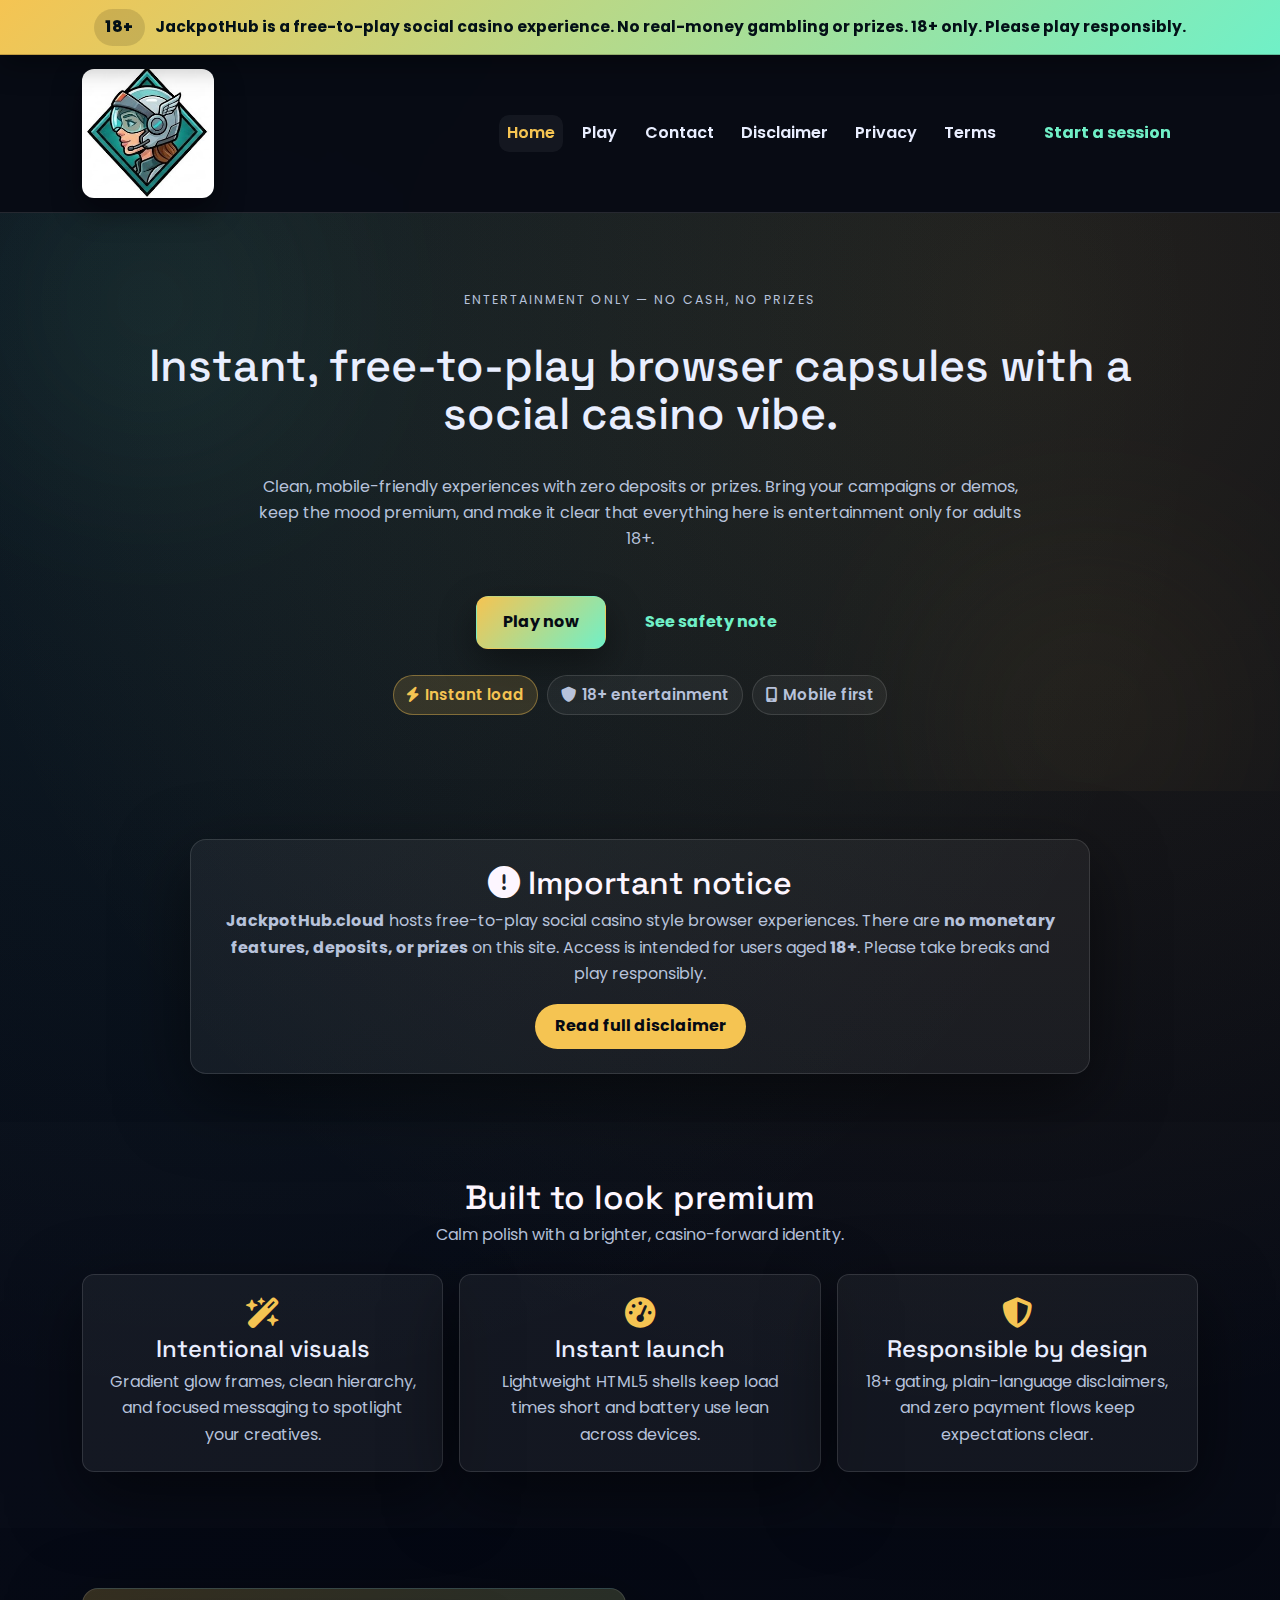
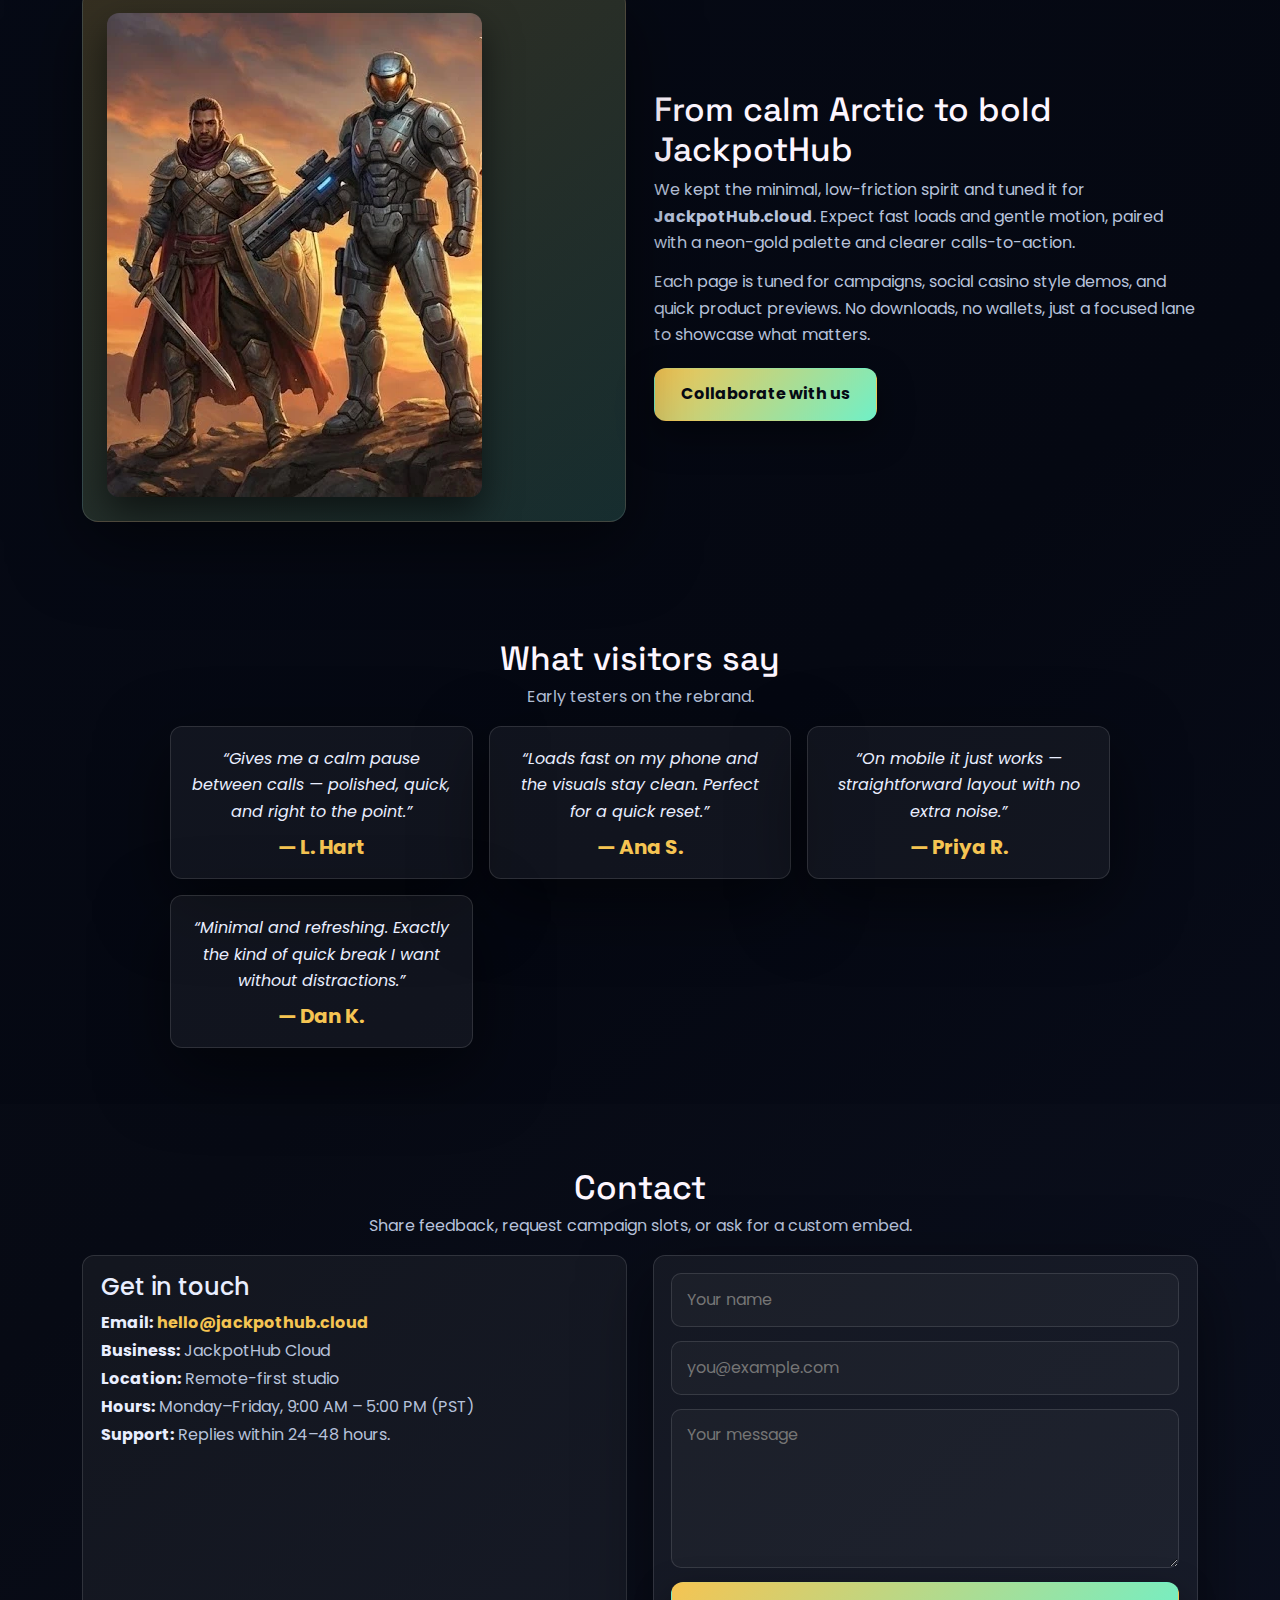
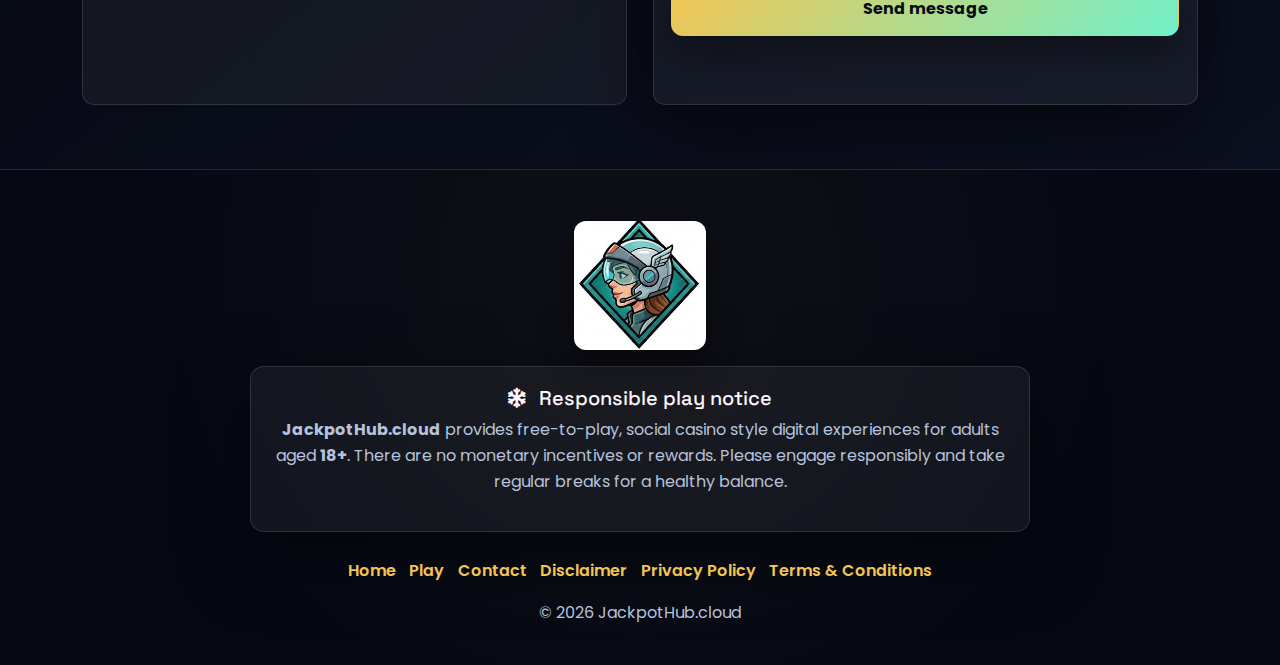
<file: index.html>
<!doctype html>
<html lang="en">
<head>
  <meta charset="utf-8">
  <meta name="viewport" content="width=device-width, initial-scale=1">
  <title>JackpotHub.cloud — Social casino style play, no cash required</title>
  <meta name="description" content="JackpotHub.cloud is a clean, free-to-play hub for social casino style browser games. Instant access, 18+ only, no deposits or prizes.">
  <link rel="preconnect" href="https://fonts.googleapis.com">
  <link rel="preconnect" href="https://fonts.gstatic.com" crossorigin>
  <link href="https://fonts.googleapis.com/css2?family=Poppins:wght@400;500;600;700&family=Space+Grotesk:wght@500;600;700&display=swap" rel="stylesheet">
  <link href="https://cdn.jsdelivr.net/npm/bootstrap@5.3.3/dist/css/bootstrap.min.css" rel="stylesheet">
  <link rel="stylesheet" href="https://cdnjs.cloudflare.com/ajax/libs/font-awesome/6.5.2/css/all.min.css">
  <style>
:root{
  --bg: #060a14;
  --panel: rgba(255,255,255,0.05);
  --panel-strong: rgba(255,255,255,0.08);
  --text: #e9eeff;
  --muted: #b7c2db;
  --heading: #fdf6ff;
  --accent: #f5c452;
  --accent-2: #70f0c7;
  --border: rgba(255,255,255,0.12);
  --radius: 14px;
  --font-heading: "Space Grotesk", "Inter", system-ui, sans-serif;
  --font-body: "Poppins", "Inter", system-ui, sans-serif;
  --shadow: 0 24px 70px rgba(0,0,0,0.5);
}

*{box-sizing:border-box}
body{
  margin:0;
  font-family:var(--font-body);
  background:
    radial-gradient(circle at 15% 10%, rgba(112,240,199,0.08), transparent 28%),
    radial-gradient(circle at 80% 8%, rgba(245,196,82,0.12), transparent 30%),
    linear-gradient(140deg, #070c19, #050812 60%, #0b1021);
  color:var(--text);
  line-height:1.65;
  min-height:100vh;
  -webkit-font-smoothing:antialiased;
}
a{color:var(--accent-2); text-decoration:none; transition:color .18s, opacity .18s}
a:hover{color:var(--accent); opacity:0.9}
.link-accent{color:var(--accent); font-weight:700}
.link-accent:hover{color:var(--accent-2)}
img{max-width:100%; display:block}

.container{width:min(1140px, 100% - 2rem); margin:0 auto}

.notice-banner{
  background:linear-gradient(135deg, var(--accent), var(--accent-2));
  color:#031017;
  padding:0.55rem 0;
  text-align:center;
  font-weight:700;
  border-bottom:1px solid rgba(0,0,0,0.2);
  box-shadow:0 10px 28px rgba(0,0,0,0.35);
  position:relative;
  z-index:70;
}
.banner-inner{
  display:flex;
  align-items:center;
  justify-content:center;
  gap:0.65rem;
  flex-wrap:wrap;
  font-size:0.97rem;
}
.banner-pill{
  background:rgba(0,0,0,0.12);
  color:#031017;
  padding:0.35rem 0.7rem;
  border-radius:999px;
  font-weight:800;
  letter-spacing:0.5px;
}

.jackpothub-cloud-nav{
  background:rgba(6,10,20,0.92);
  border-bottom:1px solid var(--border);
  backdrop-filter:blur(14px);
  position:sticky;
  top:0;
  z-index:60;
  padding:0.85rem 0;
}
.jackpothub-cloud-nav .navbar-brand{
  display:flex;
  align-items:center;
  gap:0.65rem;
  padding:0;
}
.brand-logo{
  width:132px;
  height:auto;
  display:block;
  border-radius:12px;
  box-shadow:0 12px 30px rgba(0,0,0,0.45);
}
.jackpothub-cloud-nav .nav-link{
  color:var(--text);
  font-weight:600;
  margin:0 0.35rem;
  padding:0.35rem 0.65rem;
  border-radius:10px;
  transition:background .15s, color .15s;
}
.jackpothub-cloud-nav .nav-link.active,
.jackpothub-cloud-nav .nav-link:hover{
  background:var(--panel);
  color:var(--accent);
}
.navbar-toggler{
  border:1px solid var(--border);
  color:var(--text);
}
.navbar-toggler:focus{box-shadow:0 0 0 3px rgba(112,240,199,0.18)}

.jackpothub-cloud-btn{
  display:inline-flex;
  align-items:center;
  justify-content:center;
  gap:0.4rem;
  padding:0.78rem 1.6rem;
  border-radius:12px;
  font-weight:700;
  border:1px solid transparent;
  cursor:pointer;
  transition:transform .16s ease, box-shadow .2s ease, background .2s ease, color .2s ease;
  text-decoration:none;
}
.jackpothub-cloud-btn.primary{
  background:linear-gradient(135deg, var(--accent), var(--accent-2));
  color:#060a14;
  box-shadow:0 14px 36px rgba(0,0,0,0.4);
}
.jackpothub-cloud-btn.primary:hover{transform:translateY(-2px)}
.jackpothub-cloud-btn.ghost{
  background:var(--panel);
  border-color:var(--border);
  color:var(--text);
}
.jackpothub-cloud-btn.ghost:hover{color:var(--accent)}

.eyebrow{
  text-transform:uppercase;
  letter-spacing:2px;
  font-size:0.78rem;
  color:var(--muted);
  margin:0 0 0.35rem;
}
.section-title{
  font-family:var(--font-heading);
  color:var(--heading);
  font-size:2.1rem;
  margin:0 0 0.45rem;
}
.section-sub{margin:0 0 1rem; color:var(--muted)}

.jackpothub-cloud-hero{
  position:relative;
  padding:clamp(3rem, 6vw, 4.8rem) 0;
  overflow:hidden;
}
.jackpothub-cloud-hero::before,
.jackpothub-cloud-hero::after{
  content:"";
  position:absolute;
  width:420px; height:420px;
  border-radius:50%;
  filter:blur(120px);
  opacity:0.35;
  z-index:0;
}
.jackpothub-cloud-hero::before{top:-120px; left:-60px; background:radial-gradient(circle, rgba(112,240,199,0.45), transparent 60%)}
.jackpothub-cloud-hero::after{bottom:-140px; right:-20px; background:radial-gradient(circle, rgba(245,196,82,0.45), transparent 60%)}
.hero-inner{
  position:relative;
  z-index:1;
  display:grid;
  grid-template-columns:1fr;
  gap:1.6rem;
  text-align:center;
}
.hero-title{
  font-family:var(--font-heading);
  font-size:2.8rem;
  line-height:1.08;
  margin:0 0 0.6rem;
}
.hero-sub{
  color:var(--muted);
  margin:0 auto;
  max-width:780px;
}
.hero-cta{display:flex; justify-content:center; gap:0.8rem; flex-wrap:wrap; margin-top:1.1rem}
.hero-badges{
  display:flex;
  justify-content:center;
  gap:0.6rem;
  flex-wrap:wrap;
}
.pill{
  display:inline-flex;
  align-items:center;
  gap:0.35rem;
  padding:0.4rem 0.8rem;
  border-radius:999px;
  background:var(--panel);
  border:1px solid var(--border);
  color:var(--muted);
  font-weight:600;
  font-size:0.95rem;
}
.pill.accent{
  background:rgba(245,196,82,0.14);
  color:var(--accent);
  border-color:rgba(245,196,82,0.4);
}

.jackpothub-cloud-disclaimer-card{padding:3rem 0}
.disclaimer-box{
  max-width:900px;
  margin:0 auto;
  background:var(--panel);
  border:1px solid var(--border);
  padding:1.4rem;
  border-radius:16px;
  text-align:center;
  box-shadow:var(--shadow);
}
.disclaimer-title{
  color:var(--heading);
  margin:0 0 0.35rem;
  font-family:var(--font-heading);
}
.disclaimer-heading{
  margin:0 0 0.4rem;
  color:var(--heading);
  font-family:var(--font-heading);
}
.disclaimer-text{color:var(--muted); margin:0 0 1rem}
.disclaimer-btn{
  background:var(--accent);
  color:#060a14;
  padding:0.6rem 1.25rem;
  border-radius:999px;
  font-weight:700;
  display:inline-block;
}
.disclaimer-btn:hover{background:var(--accent-2); color:#02150f}

.jackpothub-cloud-play{
  padding:3.5rem 0;
  text-align:center;
}
.game-wrapper{
  margin:2rem auto;
  display:flex;
  justify-content:center;
}
.game-wrapper > .w-100{
  width:100%;
  max-width:920px;
  text-align:center;
}
.game-frame{
  position:relative;
  width:100%;
  max-width:920px;
  border-radius:14px;
  overflow:hidden;
  background:linear-gradient(160deg, rgba(245,196,82,0.14), rgba(112,240,199,0.08));
  border:1px solid var(--border);
  box-shadow:0 16px 40px rgba(0,0,0,0.45);
}
.game-frame::before{content:""; display:block; padding-top:56.25%;}
.game-frame iframe{
  position:absolute;
  inset:0;
  width:100%;
  height:100%;
  border:0;
}
.game-caption{
  margin-top:0.5rem;
  color:var(--muted);
  font-weight:600;
}

.jackpothub-cloud-features{
  padding:3.5rem 0;
  background:rgba(255,255,255,0.01);
}
.feature-grid{
  display:grid;
  grid-template-columns:repeat(auto-fit, minmax(240px,1fr));
  gap:1rem;
  margin-top:1.6rem;
}
.feature-box{
  background:var(--panel);
  border:1px solid var(--border);
  padding:1.4rem;
  border-radius:12px;
  color:var(--text);
  transition:transform .16s, box-shadow .16s;
  box-shadow:var(--shadow);
}
.feature-box:hover{transform:translateY(-4px); box-shadow:0 18px 46px rgba(0,0,0,0.6)}
.feature-icon{font-size:1.9rem; color:var(--accent); margin-bottom:0.4rem}
.feature-box h4{margin:0 0 0.35rem; font-family:var(--font-heading)}
.feature-box p{margin:0; color:var(--muted)}

.jackpothub-cloud-about{padding:3.8rem 0}
.about-grid{
  display:grid;
  grid-template-columns:1fr 1fr;
  gap:1.8rem;
  align-items:center;
}
.about-visual{
  background:linear-gradient(145deg, rgba(245,196,82,0.2), rgba(112,240,199,0.16));
  border:1px solid var(--border);
  border-radius:16px;
  padding:1.5rem;
  position:relative;
  box-shadow:var(--shadow);
  overflow:hidden;
}
.about-visual img{border-radius:12px; box-shadow:0 16px 36px rgba(0,0,0,0.55)}
.about-text p{color:var(--muted); margin:0 0 0.8rem}
.about-text .jackpothub-cloud-btn{margin-top:0.4rem}

.jackpothub-cloud-reviews{
  padding:3.5rem 0;
  text-align:center;
}
.reviews-grid{
  max-width:940px;
  margin:0 auto;
  display:grid;
  grid-template-columns:repeat(auto-fit, minmax(260px,1fr));
  gap:1rem;
}
.review-card{
  background:var(--panel);
  border:1px solid var(--border);
  padding:1.2rem;
  border-radius:12px;
  box-shadow:var(--shadow);
}
.review-text{font-style:italic; color:var(--text); margin:0 0 0.6rem}
.review-author{color:var(--accent); font-weight:700; margin:0}

.jackpothub-cloud-contact{
  background:rgba(255,255,255,0.01);
  padding:4rem 0;
}
.contact-grid{
  display:grid;
  grid-template-columns:1fr 1fr;
  gap:1.6rem;
}
.contact-info{
  background:var(--panel);
  border:1px solid var(--border);
  border-radius:12px;
  padding:1.1rem;
  color:var(--text);
}
.contact-info p{margin:0.1rem 0; color:var(--muted)}
.contact-info strong{color:var(--text)}
.contact-form{
  background:var(--panel);
  border:1px solid var(--border);
  border-radius:12px;
  padding:1.1rem;
  display:flex;
  flex-direction:column;
  gap:0.9rem;
  box-shadow:var(--shadow);
}
.contact-form input,
.contact-form textarea{
  width:100%;
  padding:0.78rem 0.9rem;
  border-radius:10px;
  border:1px solid var(--border);
  background:rgba(255,255,255,0.03);
  color:var(--text);
  font-size:1rem;
  transition:border .16s, box-shadow .16s;
}
.contact-form input:focus,
.contact-form textarea:focus{
  outline:none;
  border-color:var(--accent-2);
  box-shadow:0 0 0 3px rgba(112,240,199,0.18);
}
.form-status{
  min-height:20px;
  color:var(--muted);
}
.form-status.success{color:#8ef8c8}
.form-status.error{color:#f5c452}

.jackpothub-cloud-legal{
  background:rgba(255,255,255,0.02);
  border-top:1px solid var(--border);
  border-bottom:1px solid var(--border);
  padding:3.5rem 0;
}
.jackpothub-cloud-legal .section-title{text-align:center}
.jackpothub-cloud-legal .subheading{
  color:var(--accent);
  font-size:1.15rem;
  margin:1.6rem 0 0.4rem;
}
.jackpothub-cloud-legal p{
  color:var(--muted);
  margin:0 0 1rem;
}

.jackpothub-cloud-footer{
  background:rgba(6,10,20,0.95);
  color:var(--text);
  text-align:center;
  padding:3.2rem 1rem 2.4rem;
  border-top:1px solid var(--border);
  position:relative;
  overflow:hidden;
}
.jackpothub-cloud-footer::before{
  content:"";
  position:absolute;
  inset:0;
  background:radial-gradient(circle at 50% 20%, rgba(245,196,82,0.04), transparent 65%);
  z-index:0;
}
.jackpothub-cloud-footer .container{position:relative; z-index:1}
.footer-brand{
  display:flex;
  align-items:center;
  justify-content:center;
  gap:0.7rem;
  margin-bottom:1rem;
}
.footer-disclaimer{
  background:var(--panel);
  border:1px solid var(--border);
  color:var(--muted);
  max-width:780px;
  margin:0 auto 1.6rem;
  padding:1.2rem;
  border-radius:14px;
  box-shadow:var(--shadow);
}
.footer-links{
  display:flex;
  justify-content:center;
  gap:0.85rem;
  flex-wrap:wrap;
  padding:0;
  margin:0 0 1rem;
  list-style:none;
}
.footer-links a{
  color:var(--accent);
  font-weight:600;
}
.footer-links a:hover{color:var(--accent-2)}
.footer-copy{
  color:var(--muted);
  margin:0;
}

.jackpothub-cloud-popup{
  position:fixed;
  inset:0;
  display:flex;
  align-items:center;
  justify-content:center;
  background:rgba(0,0,0,0.82);
  z-index:9999;
  opacity:0;
  visibility:hidden;
  transition:opacity .2s, visibility .2s;
  padding:1rem;
}
.jackpothub-cloud-popup.active{opacity:1; visibility:visible}
.jackpothub-cloud-popup .popup-inner{
  background:linear-gradient(160deg, rgba(6,10,20,0.96), rgba(6,10,20,0.98));
  border:1px solid var(--border);
  color:var(--text);
  padding:1.6rem;
  border-radius:14px;
  max-width:520px;
  text-align:center;
  box-shadow:var(--shadow);
}
.jackpothub-cloud-popup h3{margin:0 0 0.4rem; color:var(--heading)}
.jackpothub-cloud-popup p{margin:0 0 0.8rem; color:var(--muted)}
.popup-buttons{display:flex; justify-content:center; gap:0.6rem; flex-wrap:wrap}
.popup-buttons .exit{background:transparent; border:1px solid var(--border); color:var(--heading)}
.popup-buttons .exit:hover{background:var(--panel)}

.jackpothub-cloud-scroll{
  position:fixed;
  right:22px;
  bottom:22px;
  width:44px;
  height:44px;
  border-radius:50%;
  border:none;
  background:var(--accent);
  color:#060a14;
  display:flex;
  align-items:center;
  justify-content:center;
  cursor:pointer;
  box-shadow:0 14px 34px rgba(0,0,0,0.55);
  opacity:0;
  visibility:hidden;
  transition:all .16s;
  z-index:90;
}
.jackpothub-cloud-scroll.show{opacity:1; visibility:visible}
.jackpothub-cloud-scroll:hover{background:var(--accent-2)}

.sr-only{
  position:absolute;
  width:1px;
  height:1px;
  padding:0;
  margin:-1px;
  overflow:hidden;
  clip:rect(0,0,0,0);
  border:0;
}

@media (max-width: 992px){
  .about-grid,
  .contact-grid{
    grid-template-columns:1fr;
  }
  .hero-title{font-size:2.4rem}
}
@media (max-width: 768px){
  .hero-title{font-size:2.05rem}
  .game-frame{max-width:100%}
  .jackpothub-cloud-nav{padding:0.75rem 0}
}
@media (max-width: 576px){
  .hero-cta{flex-direction:column}
  .brand-logo{width:114px}
}

</style>
</head>
<body class="jackpothub-cloud jackpothub-cloud-z3e9">

<div class="notice-banner notice-banner-p4o3">
  <div class="container container-g1j0 banner-inner banner-inner-u7q0">
    <span class="banner-pill banner-pill-d9v2">18+</span>
    <span>JackpotHub is a free-to-play social casino experience. No real-money gambling or prizes. 18+ only. Please play responsibly.</span>
  </div>
</div>

<!-- NAVBAR -->
<nav class="navbar navbar-o8m1 navbar-expand-lg navbar-expand-lg-m6y6 jackpothub-cloud-nav jackpothub-cloud-nav-e3l3">
  <div class="container container-g1j0 d-flex d-flex-q5f2 align-items-center align-items-center-v5i0 justify-content-between justify-content-between-v2r9">
    <a class="navbar-brand navbar-brand-d6z2" href="/">
      <img class="brand-logo brand-logo-c2e3" src="assets/img.png" alt="JackpotHub logo">
      <span class="sr-only sr-only-b4d1">JackpotHub.cloud</span>
    </a>
    <button class="navbar-toggler navbar-toggler-f6h3" type="button" data-bs-toggle="collapse" data-bs-target="#navMenu" aria-controls="navMenu" aria-expanded="false" aria-label="Toggle navigation">
      <span class="navbar-toggler-icon navbar-toggler-icon-x7i3"><i class="fas fas-c9r9 fa-bars fa-bars-y5b5"></i></span>
    </button>

    <div class="collapse collapse-x7l4 navbar-collapse navbar-collapse-v4r1 justify-content-end justify-content-end-h6f4" id="navMenu">
      <ul class="navbar-nav navbar-nav-z1y4 mb-2 mb-2-n8v5 mb-lg-0 mb-lg-0-j9a1 align-items-lg-center align-items-lg-center-g5m2">
        <li class="nav-item nav-item-x5e8"><a class="nav-link nav-link-m0o7 active active-t4d0" href="#home">Home</a></li>
        <li class="nav-item nav-item-x5e8"><a class="nav-link nav-link-m0o7" href="/play">Play</a></li>
        <li class="nav-item nav-item-x5e8"><a class="nav-link nav-link-m0o7" href="#contact">Contact</a></li>
        <li class="nav-item nav-item-x5e8"><a class="nav-link nav-link-m0o7" href="/disclaimer">Disclaimer</a></li>
        <li class="nav-item nav-item-x5e8"><a class="nav-link nav-link-m0o7" href="/privacy-policy">Privacy</a></li>
        <li class="nav-item nav-item-x5e8"><a class="nav-link nav-link-m0o7" href="/terms-and-conditions">Terms</a></li>
        <li class="nav-item nav-item-x5e8 ms-lg-2 ms-lg-2-k9n5">
          <a class="jackpothub-cloud-btn jackpothub-cloud-btn-g5k6 outline outline-x3a2" href="/play">Start a session</a>
        </li>
      </ul>
    </div>
  </div>
</nav>

<!-- HERO -->
<section id="home" class="jackpothub-cloud-hero jackpothub-cloud-hero-c8o7">
  <div class="container container-g1j0 hero-inner hero-inner-y5d4 text-center text-center-v3f6">
    <p class="eyebrow eyebrow-n6j7">Entertainment only — no cash, no prizes</p>
    <h1 class="hero-title hero-title-i8o2">Instant, free-to-play browser capsules with a social casino vibe.</h1>
    <p class="hero-sub hero-sub-f5g2">
      Clean, mobile-friendly experiences with zero deposits or prizes. Bring your campaigns or demos,
      keep the mood premium, and make it clear that everything here is entertainment only for adults 18+.
    </p>
    <div class="hero-cta hero-cta-w8a3">
      <a href="/play" class="jackpothub-cloud-btn jackpothub-cloud-btn-g5k6 primary primary-e8e2">Play now</a>
      <a href="#disclaimer-block" class="jackpothub-cloud-btn jackpothub-cloud-btn-g5k6 outline outline-x3a2">See safety note</a>
    </div>
    <div class="hero-badges hero-badges-t9v9">
      <span class="pill pill-n7n0 accent accent-r8f9"><i class="fa-solid fa-solid-i1m6 fa-bolt fa-bolt-s5i5"></i>Instant load</span>
      <span class="pill pill-n7n0"><i class="fa-solid fa-solid-i1m6 fa-shield fa-shield-h6v6"></i>18+ entertainment</span>
      <span class="pill pill-n7n0"><i class="fa-solid fa-solid-i1m6 fa-mobile-screen fa-mobile-screen-q0m5"></i>Mobile first</span>
    </div>
  </div>
</section>

<!-- DISCLAIMER CARD -->
<section id="disclaimer-block" class="jackpothub-cloud-disclaimer-card jackpothub-cloud-disclaimer-card-x3w7 text-center text-center-v3f6" aria-labelledby="disclaimer-title">
  <div class="container container-g1j0">
    <div class="disclaimer-box disclaimer-box-b8y8 mx-auto mx-auto-z9k5 p-4 p-4-i7c6">
      <h2 id="disclaimer-title" class="disclaimer-title disclaimer-title-j4f1">
        <i class="fas fas-c9r9 fa-circle-exclamation fa-circle-exclamation-l6e8"></i> Important notice
      </h2>
      <p class="disclaimer-text disclaimer-text-x5r2">
        <strong>JackpotHub.cloud</strong> hosts free-to-play social casino style browser experiences.
        There are <strong>no monetary features, deposits, or prizes</strong> on this site.
        Access is intended for users aged <strong>18+</strong>. Please take breaks and play responsibly.
      </p>
      <a href="/disclaimer" class="disclaimer-btn disclaimer-btn-j8p4">Read full disclaimer</a>
    </div>
  </div>
</section>

<!-- FEATURES -->
<section id="features" class="jackpothub-cloud-features jackpothub-cloud-features-m0c2">
  <div class="container container-g1j0 text-center text-center-v3f6">
    <h2 class="section-title section-title-p9a8 mb-1 mb-1-e5k0">Built to look premium</h2>
    <p class="section-sub section-sub-q2n7">Calm polish with a brighter, casino-forward identity.</p>
    <div class="feature-grid feature-grid-q9w8">
      <div class="feature-box feature-box-f0h1">
        <i class="fa-solid fa-solid-i1m6 fa-wand-magic-sparkles fa-wand-magic-sparkles-d0u8 feature-icon feature-icon-b0g2"></i>
        <h4>Intentional visuals</h4>
        <p>Gradient glow frames, clean hierarchy, and focused messaging to spotlight your creatives.</p>
      </div>
      <div class="feature-box feature-box-f0h1">
        <i class="fa-solid fa-solid-i1m6 fa-gauge-high fa-gauge-high-t7l5 feature-icon feature-icon-b0g2"></i>
        <h4>Instant launch</h4>
        <p>Lightweight HTML5 shells keep load times short and battery use lean across devices.</p>
      </div>
      <div class="feature-box feature-box-f0h1">
        <i class="fa-solid fa-solid-i1m6 fa-shield-halved fa-shield-halved-y4r3 feature-icon feature-icon-b0g2"></i>
        <h4>Responsible by design</h4>
        <p>18+ gating, plain-language disclaimers, and zero payment flows keep expectations clear.</p>
      </div>
    </div>
  </div>
</section>

<!-- ABOUT -->
<section id="about" class="jackpothub-cloud-about jackpothub-cloud-about-e2w5">
  <div class="container container-g1j0">
    <div class="about-grid about-grid-n9s2">
      <div class="about-visual about-visual-a0f9">
        <img src="assets/herobackground01.webp" alt="JackpotHub hero collage">
      </div>
      <div class="about-text about-text-l5t2">
        <h2 class="section-title section-title-p9a8">From calm Arctic to bold JackpotHub</h2>
        <p>
          We kept the minimal, low-friction spirit and tuned it for <strong>JackpotHub.cloud</strong>.
          Expect fast loads and gentle motion, paired with a neon-gold palette and clearer calls-to-action.
        </p>
        <p>
          Each page is tuned for campaigns, social casino style demos, and quick product previews. No downloads, no wallets,
          just a focused lane to showcase what matters.
        </p>
        <a href="#contact" class="jackpothub-cloud-btn jackpothub-cloud-btn-g5k6 primary primary-e8e2">Collaborate with us</a>
      </div>
    </div>
  </div>
</section>

<!-- REVIEWS -->
<section id="reviews" class="jackpothub-cloud-reviews jackpothub-cloud-reviews-g1w8">
  <div class="container container-g1j0">
    <h2 class="section-title section-title-p9a8 mb-1 mb-1-e5k0 text-center text-center-v3f6">What visitors say</h2>
    <p class="section-sub section-sub-q2n7 text-center text-center-v3f6">Early testers on the rebrand.</p>
    <div class="reviews-grid reviews-grid-j1j6">
      <div class="review-card review-card-f9q7">
        <p class="review-text review-text-d7o9">“Gives me a calm pause between calls — polished, quick, and right to the point.”</p>
        <h5 class="review-author review-author-g0v2">— L. Hart</h5>
      </div>
      <div class="review-card review-card-f9q7">
        <p class="review-text review-text-d7o9">“Loads fast on my phone and the visuals stay clean. Perfect for a quick reset.”</p>
        <h5 class="review-author review-author-g0v2">— Ana S.</h5>
      </div>
      <div class="review-card review-card-f9q7">
        <p class="review-text review-text-d7o9">“On mobile it just works — straightforward layout with no extra noise.”</p>
        <h5 class="review-author review-author-g0v2">— Priya R.</h5>
      </div>
      <div class="review-card review-card-f9q7">
        <p class="review-text review-text-d7o9">“Minimal and refreshing. Exactly the kind of quick break I want without distractions.”</p>
        <h5 class="review-author review-author-g0v2">— Dan K.</h5>
      </div>
    </div>
  </div>
</section>

<!-- CONTACT -->
<section id="contact" class="jackpothub-cloud-contact jackpothub-cloud-contact-y3q1">
  <div class="container container-g1j0">
    <h2 class="section-title section-title-p9a8 text-center text-center-v3f6 mb-1 mb-1-e5k0">Contact</h2>
    <p class="section-sub section-sub-q2n7 text-center text-center-v3f6">Share feedback, request campaign slots, or ask for a custom embed.</p>

    <div class="contact-grid contact-grid-x1h0">
      <div class="contact-info contact-info-v7t1">
        <h4>Get in touch</h4>
        <p><strong>Email:</strong> <a href="mailto:hello@jackpothub.cloud" class="link-accent link-accent-t0s6">hello@jackpothub.cloud</a></p>
        <p><strong>Business:</strong> JackpotHub Cloud</p>
        <p><strong>Location:</strong> Remote-first studio</p>
        <p><strong>Hours:</strong> Monday–Friday, 9:00 AM – 5:00 PM (PST)</p>
        <p><strong>Support:</strong> Replies within 24–48 hours.</p>
      </div>

      <form id="hubForm" class="contact-form contact-form-y8n9" novalidate>
        <input type="text" id="hubName" placeholder="Your name" required minlength="2" maxlength="60">
        <input type="email" id="hubEmail" placeholder="you@example.com" required>
        <textarea id="hubMessage" rows="5" placeholder="Your message" required></textarea>
        <button type="submit" class="jackpothub-cloud-btn jackpothub-cloud-btn-g5k6 primary primary-e8e2">Send message</button>
        <p id="hubStatus" class="form-status form-status-s0n6" aria-live="polite"></p>
      </form>
    </div>
  </div>
</section>

<!-- FOOTER -->
<footer class="jackpothub-cloud-footer jackpothub-cloud-footer-y5k0">
  <div class="container container-g1j0">
    <div class="footer-brand footer-brand-p9z8">
      <img class="brand-logo brand-logo-c2e3" src="assets/img.png" alt="JackpotHub logo">
      <span class="sr-only sr-only-b4d1">JackpotHub.cloud</span>
    </div>

    <div class="footer-disclaimer footer-disclaimer-r3t2">
      <h5 class="disclaimer-heading disclaimer-heading-w8s6"><i class="fas fas-c9r9 fa-snowflake fa-snowflake-c4q3 me-2 me-2-e8c6"></i> Responsible play notice</h5>
      <p>
        <strong>JackpotHub.cloud</strong> provides free-to-play, social casino style digital experiences for adults aged
        <strong>18+</strong>. There are no monetary incentives or rewards. Please engage responsibly and take regular breaks
        for a healthy balance.
      </p>
    </div>

    <ul class="footer-links footer-links-o0s5">
      <li><a href="/">Home</a></li>
      <li><a href="/play">Play</a></li>
      <li><a href="#contact">Contact</a></li>
      <li><a href="/disclaimer">Disclaimer</a></li>
      <li><a href="/privacy-policy">Privacy Policy</a></li>
      <li><a href="/terms-and-conditions">Terms &amp; Conditions</a></li>
    </ul>

    <p class="footer-copy footer-copy-c7h0">
      © <span data-year></span> JackpotHub.cloud
    </p>
  </div>
</footer>

<!-- SCROLL TO TOP -->
<button id="hubScrollTop" class="jackpothub-cloud-scroll jackpothub-cloud-scroll-h7p4" aria-label="Scroll to top">
  <i class="fas fas-c9r9 fa-chevron-up fa-chevron-up-q5p4"></i>
</button>

<!-- Scripts -->
<script src="https://cdn.jsdelivr.net/npm/bootstrap@5.3.3/dist/js/bootstrap.bundle.min.js"></script>
<script src="assets/main.js" defer></script>
</body>
</html>
</file>
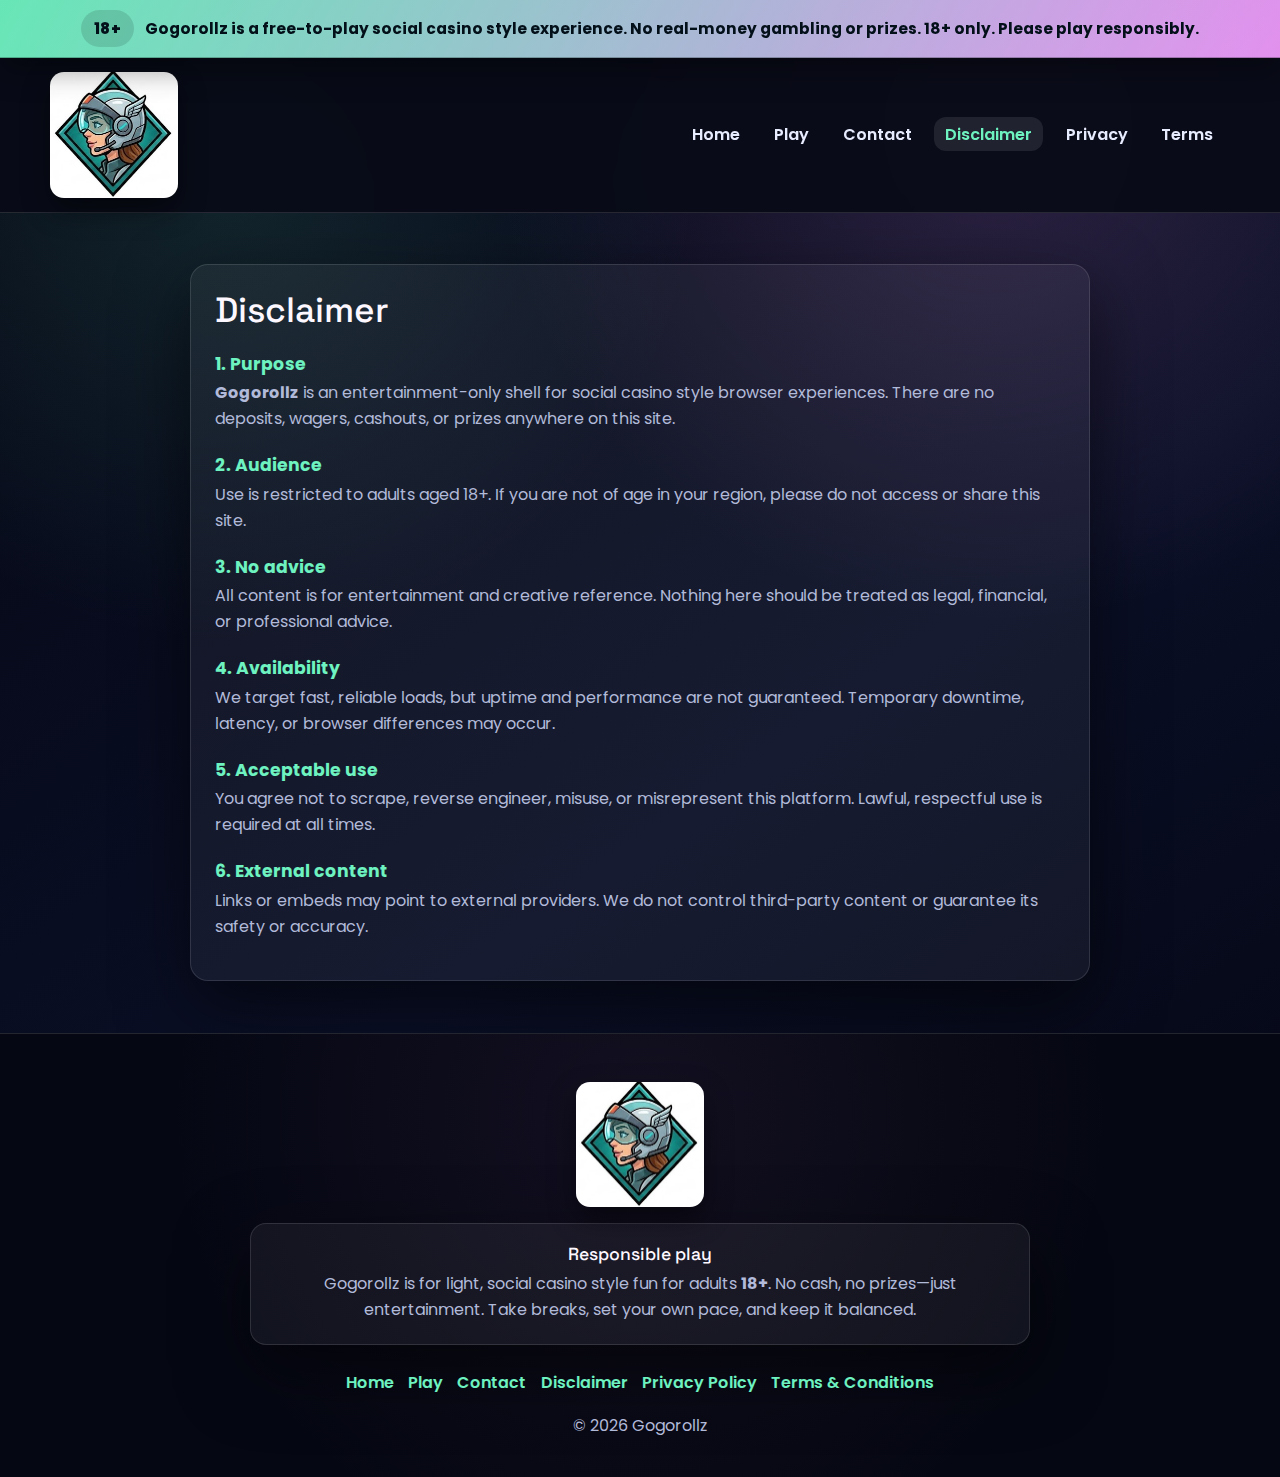
<file: disclaimer/index.html>
<!doctype html>
<html lang="en">
<head>
  <meta charset="utf-8">
  <meta name="viewport" content="width=device-width, initial-scale=1">
  <title>Disclaimer - Gogorollz</title>
  <meta name="description" content="Disclaimer for Gogorollz, a free-to-play, 18+ social casino style experience with no monetary prizes or deposits.">
  <link rel="preconnect" href="https://fonts.googleapis.com">
  <link rel="preconnect" href="https://fonts.gstatic.com" crossorigin>
  <link href="https://fonts.googleapis.com/css2?family=Poppins:wght@400;500;600;700&family=Space+Grotesk:wght@500;600;700&display=swap" rel="stylesheet">
  <link href="https://cdn.jsdelivr.net/npm/bootstrap@5.3.3/dist/css/bootstrap.min.css" rel="stylesheet">
  <link rel="stylesheet" href="https://cdnjs.cloudflare.com/ajax/libs/font-awesome/6.5.2/css/all.min.css">
  <link rel="icon" href="/favicon.ico">
  <link rel="apple-touch-icon" sizes="180x180" href="/apple-touch-icon.png">
  <style>
:root{--bg:#050713;--bg-2:#0a0f26;--text:#e8ecff;--muted:#b2bad9;--heading:#fdf8ff;--accent:#6df2c0;--accent-2:#f39cfe;--card:rgba(255,255,255,0.05);--card-strong:rgba(255,255,255,0.09);--border:rgba(255,255,255,0.12);--shadow:0 26px 70px rgba(0,0,0,0.55);--radius:18px;--font-heading:"Space Grotesk","Inter",system-ui,sans-serif;--font-body:"Poppins","Inter",system-ui,sans-serif;}*{box-sizing:border-box}body.nova-shell-p7q4{margin:0;min-height:100vh;font-family:var(--font-body);color:var(--text);background:radial-gradient(circle at 18% 12%, rgba(109,242,192,0.12), transparent 28%),radial-gradient(circle at 78% 8%, rgba(243,156,254,0.16), transparent 30%),linear-gradient(145deg, var(--bg), var(--bg-2) 55%, #040510);-webkit-font-smoothing:antialiased;line-height:1.65;}a{color:var(--accent);text-decoration:none;transition:color .15s ease,opacity .15s ease}a:hover{color:var(--accent-2);opacity:0.9}.link-accent-m8q5{color:var(--accent);font-weight:700}.link-accent-m8q5:hover{color:var(--accent-2)}img{max-width:100%;display:block}.shell-wrap-z4m2{width:min(1180px, 100% - 2.4rem);margin:0 auto}
.alert-strip-f2m7{background:linear-gradient(120deg, rgba(109,242,192,0.95), rgba(243,156,254,0.92));color:#031019;padding:0.6rem 0;font-weight:700;border-bottom:1px solid rgba(0,0,0,0.25);box-shadow:0 14px 28px rgba(0,0,0,0.35);position:relative;z-index:70;}
.alert-inner-v7x1{display:flex;align-items:center;justify-content:center;gap:0.7rem;flex-wrap:wrap;font-size:0.96rem;}
.alert-pill-x6c4{background:rgba(0,0,0,0.12);color:#031019;padding:0.38rem 0.78rem;border-radius:999px;font-weight:800;letter-spacing:0.5px;}
.nav-rail-q5h8{background:rgba(8,10,22,0.9);backdrop-filter:blur(14px);border-bottom:1px solid var(--border);position:sticky;top:0;z-index:60;padding:0.9rem 0;}
.nav-rail-q5h8 .navbar-brand{display:flex;align-items:center;gap:0.65rem;padding:0;}
.brand-logo-u8b4{width:128px;height:auto;border-radius:14px;box-shadow:0 12px 28px rgba(0,0,0,0.45);}
.nav-link-u4e7{color:var(--text);font-weight:600;margin:0 0.35rem;padding:0.35rem 0.7rem;border-radius:12px;transition:background .15s ease,color .15s ease;}
.nav-link-u4e7.active,.nav-link-u4e7:hover{background:var(--card-strong);color:var(--accent);}
.navbar-toggler{border:1px solid var(--border);color:var(--text)}
.navbar-toggler:focus{box-shadow:0 0 0 3px rgba(109,242,192,0.2)}
.section-title-m3y2{font-family:var(--font-heading);color:var(--heading);font-size:2.2rem;margin:0 0 0.45rem;}
.section-sub-p0c6{margin:0 0 1rem;color:var(--muted)}
.notice-slab-n7b6{padding:3.2rem 0;}
.notice-box-a9r0{max-width:900px;margin:0 auto;background:var(--card);border:1px solid var(--border);padding:1.5rem;border-radius:18px;box-shadow:var(--shadow);}
.subheading-c8q2{color:var(--accent);font-size:1.08rem;margin:1.4rem 0 0.35rem;font-weight:700;}
.footer-bar-c6u3{background:rgba(5,7,18,0.94);color:var(--text);text-align:center;padding:3rem 1rem 2.4rem;border-top:1px solid var(--border);position:relative;overflow:hidden;}
.footer-bar-c6u3::before{content:"";position:absolute;inset:0;background:radial-gradient(circle at 50% 18%, rgba(243,156,254,0.06), transparent 65%);z-index:0;}
.footer-bar-c6u3 .shell-wrap-z4m2{position:relative;z-index:1}
.footer-brand-u2m9{display:flex;align-items:center;justify-content:center;gap:0.75rem;margin-bottom:1rem;}
.footer-note-w0e3{background:var(--card);border:1px solid var(--border);color:var(--muted);max-width:780px;margin:0 auto 1.6rem;padding:1.25rem;border-radius:16px;box-shadow:var(--shadow);}
.footer-list-z1t5{display:flex;justify-content:center;gap:0.9rem;flex-wrap:wrap;padding:0;margin:0 0 1rem;list-style:none;}
.footer-list-z1t5 a{color:var(--accent);font-weight:600}
.footer-list-z1t5 a:hover{color:var(--accent-2)}
.footer-copy-l5u7{color:var(--muted);margin:0}
.scroll-top-d8n2{position:fixed;right:22px;bottom:22px;width:46px;height:46px;border-radius:50%;border:none;background:var(--accent);color:#051019;display:flex;align-items:center;justify-content:center;cursor:pointer;box-shadow:0 16px 34px rgba(0,0,0,0.55);opacity:0;visibility:hidden;transition:all .16s ease;z-index:90;}
.scroll-top-d8n2.show{opacity:1;visibility:visible}
.scroll-top-d8n2:hover{background:var(--accent-2)}
.sr-only{position:absolute;width:1px;height:1px;padding:0;margin:-1px;overflow:hidden;clip:rect(0,0,0,0);border:0;}
@media(max-width:768px){.nav-rail-q5h8{padding:0.75rem 0}}
@media(max-width:576px){.brand-logo-u8b4{width:112px}}
  </style>
</head>
<body class="nova-shell-p7q4">

<div class="alert-strip-f2m7">
  <div class="shell-wrap-z4m2 alert-inner-v7x1">
    <span class="alert-pill-x6c4">18+</span>
    <span>Gogorollz is a free-to-play social casino style experience. No real-money gambling or prizes. 18+ only. Please play responsibly.</span>
  </div>
</div>

<nav class="navbar navbar-expand-lg nav-rail-q5h8">
  <div class="shell-wrap-z4m2 d-flex align-items-center justify-content-between">
    <a class="navbar-brand" href="/">
      <img class="brand-logo-u8b4" src="../assets/img.png" alt="Gogorollz logo">
      <span class="sr-only">Gogorollz</span>
    </a>
    <button class="navbar-toggler" type="button" data-bs-toggle="collapse" data-bs-target="#navMenu" aria-controls="navMenu" aria-expanded="false" aria-label="Toggle navigation">
      <span class="navbar-toggler-icon"><i class="fas fa-bars"></i></span>
    </button>
    <div class="collapse navbar-collapse justify-content-end" id="navMenu">
      <ul class="navbar-nav mb-2 mb-lg-0 align-items-lg-center">
        <li class="nav-item"><a class="nav-link-u4e7" href="/">Home</a></li>
        <li class="nav-item"><a class="nav-link-u4e7" href="/play">Play</a></li>
        <li class="nav-item"><a class="nav-link-u4e7" href="/#contact">Contact</a></li>
        <li class="nav-item"><a class="nav-link-u4e7 active" href="/disclaimer">Disclaimer</a></li>
        <li class="nav-item"><a class="nav-link-u4e7" href="/privacy-policy">Privacy</a></li>
        <li class="nav-item"><a class="nav-link-u4e7" href="/terms-and-conditions">Terms</a></li>
      </ul>
    </div>
  </div>
</nav>

<section id="disclaimer" class="notice-slab-n7b6">
  <div class="shell-wrap-z4m2">
    <div class="notice-box-a9r0">
      <h2 class="section-title-m3y2">Disclaimer</h2>
      <h3 class="subheading-c8q2">1. Purpose</h3>
      <p class="section-sub-p0c6"><strong>Gogorollz</strong> is an entertainment-only shell for social casino style browser experiences. There are no deposits, wagers, cashouts, or prizes anywhere on this site.</p>
      <h3 class="subheading-c8q2">2. Audience</h3>
      <p class="section-sub-p0c6">Use is restricted to adults aged 18+. If you are not of age in your region, please do not access or share this site.</p>
      <h3 class="subheading-c8q2">3. No advice</h3>
      <p class="section-sub-p0c6">All content is for entertainment and creative reference. Nothing here should be treated as legal, financial, or professional advice.</p>
      <h3 class="subheading-c8q2">4. Availability</h3>
      <p class="section-sub-p0c6">We target fast, reliable loads, but uptime and performance are not guaranteed. Temporary downtime, latency, or browser differences may occur.</p>
      <h3 class="subheading-c8q2">5. Acceptable use</h3>
      <p class="section-sub-p0c6">You agree not to scrape, reverse engineer, misuse, or misrepresent this platform. Lawful, respectful use is required at all times.</p>
      <h3 class="subheading-c8q2">6. External content</h3>
      <p class="section-sub-p0c6">Links or embeds may point to external providers. We do not control third-party content or guarantee its safety or accuracy.</p>
    </div>
  </div>
</section>

<footer class="footer-bar-c6u3">
  <div class="shell-wrap-z4m2">
    <div class="footer-brand-u2m9">
      <img class="brand-logo-u8b4" src="../assets/img.png" alt="Gogorollz logo">
      <span class="sr-only">Gogorollz</span>
    </div>
    <div class="footer-note-w0e3">
      <h5 class="section-title-m3y2" style="margin-bottom:0.35rem; font-size:1.1rem;">Responsible play</h5>
      <p class="section-sub-p0c6" style="margin:0;">
        Gogorollz is for light, social casino style fun for adults <strong>18+</strong>. No cash, no prizes—just entertainment.
        Take breaks, set your own pace, and keep it balanced.
      </p>
    </div>
    <ul class="footer-list-z1t5">
      <li><a href="/">Home</a></li>
      <li><a href="/play">Play</a></li>
      <li><a href="/#contact">Contact</a></li>
      <li><a href="/disclaimer">Disclaimer</a></li>
      <li><a href="/privacy-policy">Privacy Policy</a></li>
      <li><a href="/terms-and-conditions">Terms &amp; Conditions</a></li>
    </ul>
    <p class="footer-copy-l5u7">© <span data-year></span> Gogorollz</p>
  </div>
</footer>

<button id="hubScrollTop" class="scroll-top-d8n2" aria-label="Scroll to top">
  <i class="fas fa-chevron-up"></i>
</button>

<script src="https://cdn.jsdelivr.net/npm/bootstrap@5.3.3/dist/js/bootstrap.bundle.min.js"></script>
<script src="../assets/main.js" defer></script>
</body>
</html>
</file>
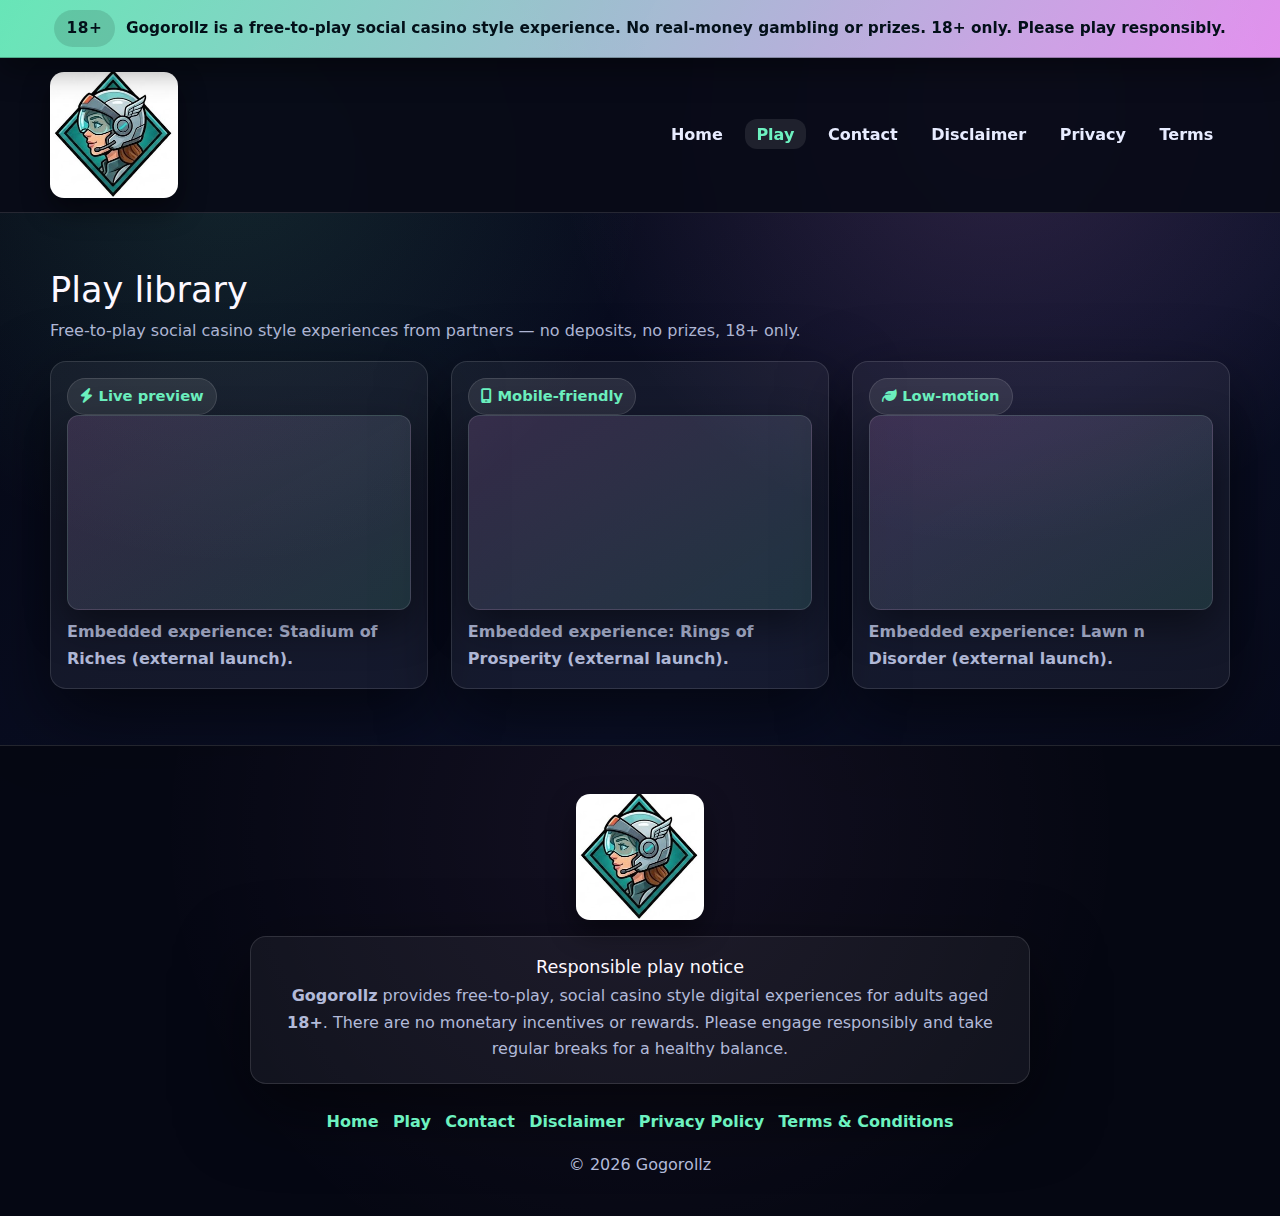
<file: play/index.html>
<!doctype html>
<html lang="en">
<head>
  <meta charset="utf-8">
  <meta name="viewport" content="width=device-width, initial-scale=1">
  <title>Play — Gogorollz</title>
  <meta name="description" content="Play free-to-play social casino style experiences on Gogorollz. No real-money gambling or prizes. 18+ only.">
  <link rel="icon" href="/favicon.ico">
  <link rel="apple-touch-icon" sizes="180x180" href="/apple-touch-icon.png">
  <link href="https://cdn.jsdelivr.net/npm/bootstrap@5.3.3/dist/css/bootstrap.min.css" rel="stylesheet">
  <link rel="stylesheet" href="https://cdnjs.cloudflare.com/ajax/libs/font-awesome/6.5.2/css/all.min.css">
  <style>
:root{
  --bg:#050713;
  --bg-2:#0a0f26;
  --text:#e8ecff;
  --muted:#b2bad9;
  --heading:#fdf8ff;
  --accent:#6df2c0;
  --accent-2:#f39cfe;
  --card:rgba(255,255,255,0.05);
  --card-strong:rgba(255,255,255,0.09);
  --border:rgba(255,255,255,0.12);
  --shadow:0 26px 70px rgba(0,0,0,0.55);
  --radius:18px;
  --font-heading:"Space Grotesk","Inter",system-ui,sans-serif;
  --font-body:"Poppins","Inter",system-ui,sans-serif;
}
*{box-sizing:border-box}
body.nova-shell-p7q4{
  margin:0;
  min-height:100vh;
  font-family:var(--font-body);
  color:var(--text);
  background:
    radial-gradient(circle at 18% 12%, rgba(109,242,192,0.12), transparent 28%),
    radial-gradient(circle at 78% 8%, rgba(243,156,254,0.16), transparent 30%),
    linear-gradient(145deg, var(--bg), var(--bg-2) 55%, #040510);
  -webkit-font-smoothing:antialiased;
  line-height:1.65;
}
a{color:var(--accent); text-decoration:none; transition:color .15s ease,opacity .15s ease}
a:hover{color:var(--accent-2); opacity:0.9}
.link-accent-m8q5{color:var(--accent); font-weight:700}
.link-accent-m8q5:hover{color:var(--accent-2)}
img{max-width:100%; display:block}
.shell-wrap-z4m2{width:min(1180px, 100% - 2.4rem); margin:0 auto}

.alert-strip-f2m7{background:linear-gradient(120deg, rgba(109,242,192,0.95), rgba(243,156,254,0.92)); color:#031019; padding:0.6rem 0; font-weight:700; border-bottom:1px solid rgba(0,0,0,0.25); box-shadow:0 14px 28px rgba(0,0,0,0.35); position:relative; z-index:70;}
.alert-inner-v7x1{display:flex; align-items:center; justify-content:center; gap:0.7rem; flex-wrap:wrap; font-size:0.96rem;}
.alert-pill-x6c4{background:rgba(0,0,0,0.12); color:#031019; padding:0.38rem 0.78rem; border-radius:999px; font-weight:800; letter-spacing:0.5px;}

.nav-rail-q5h8{background:rgba(8,10,22,0.9); backdrop-filter:blur(14px); border-bottom:1px solid var(--border); position:sticky; top:0; z-index:60; padding:0.9rem 0;}
.nav-rail-q5h8 .navbar-brand{display:flex; align-items:center; gap:0.65rem; padding:0;}
.brand-logo-u8b4{width:128px; height:auto; border-radius:14px; box-shadow:0 12px 28px rgba(0,0,0,0.45);}
.nav-link-u4e7{color:var(--text); font-weight:600; margin:0 0.35rem; padding:0.35rem 0.7rem; border-radius:12px; transition:background .15s ease,color .15s ease;}
.nav-link-u4e7.active,.nav-link-u4e7:hover{background:var(--card-strong); color:var(--accent);}
.navbar-toggler{border:1px solid var(--border); color:var(--text)}
.navbar-toggler:focus{box-shadow:0 0 0 3px rgba(109,242,192,0.2)}

.btn-main-m2p9,.btn-ghost-r4d0{display:inline-flex; align-items:center; justify-content:center; gap:0.4rem; padding:0.82rem 1.7rem; border-radius:12px; font-weight:700; border:1px solid transparent; cursor:pointer; transition:transform .16s ease, box-shadow .2s ease, background .2s ease, color .2s ease; text-decoration:none;}
.btn-main-m2p9{background:linear-gradient(130deg, var(--accent), var(--accent-2)); color:#07111b; box-shadow:0 16px 36px rgba(0,0,0,0.42);}
.btn-main-m2p9:hover{transform:translateY(-2px)}
.btn-ghost-r4d0{background:var(--card); border-color:var(--border); color:var(--text);}
.btn-ghost-r4d0:hover{color:var(--accent)}

.section-title-m3y2{font-family:var(--font-heading); color:var(--heading); font-size:2.2rem; margin:0 0 0.45rem;}
.section-sub-p0c6{margin:0 0 1rem; color:var(--muted)}

.game-stack-t1y7{padding:3.5rem 0;}
.frame-grid-z9w2{display:grid; grid-template-columns:repeat(auto-fit, minmax(320px,1fr)); gap:1.4rem;}
.game-card-f6m4{background:var(--card); border:1px solid var(--border); border-radius:16px; padding:1rem; box-shadow:var(--shadow);}
.frame-box-p0q9{position:relative; width:100%; border-radius:12px; overflow:hidden; background:linear-gradient(150deg, rgba(243,156,254,0.15), rgba(109,242,192,0.12)); border:1px solid var(--border); box-shadow:0 16px 40px rgba(0,0,0,0.45);}
.frame-box-p0q9::before{content:""; display:block; padding-top:56.25%;}
.frame-box-p0q9 iframe{position:absolute; inset:0; width:100%; height:100%; border:0;}
.game-chip-e6s1{display:inline-flex; align-items:center; gap:0.35rem; padding:0.35rem 0.75rem; border-radius:999px; background:var(--card-strong); border:1px solid var(--border); color:var(--accent); font-weight:700; font-size:0.92rem;}
.game-caption-t3m8{margin:0.6rem 0 0; color:var(--muted); font-weight:600;}

.footer-bar-c6u3{background:rgba(5,7,18,0.94); color:var(--text); text-align:center; padding:3rem 1rem 2.4rem; border-top:1px solid var(--border); position:relative; overflow:hidden;}
.footer-bar-c6u3::before{content:""; position:absolute; inset:0; background:radial-gradient(circle at 50% 18%, rgba(243,156,254,0.06), transparent 65%); z-index:0;}
.footer-bar-c6u3 .shell-wrap-z4m2{position:relative; z-index:1}
.footer-brand-u2m9{display:flex; align-items:center; justify-content:center; gap:0.75rem; margin-bottom:1rem;}
.footer-note-w0e3{background:var(--card); border:1px solid var(--border); color:var(--muted); max-width:780px; margin:0 auto 1.6rem; padding:1.25rem; border-radius:16px; box-shadow:var(--shadow);}
.footer-list-z1t5{display:flex; justify-content:center; gap:0.9rem; flex-wrap:wrap; padding:0; margin:0 0 1rem; list-style:none;}
.footer-list-z1t5 a{color:var(--accent); font-weight:600}
.footer-list-z1t5 a:hover{color:var(--accent-2)}
.footer-copy-l5u7{color:var(--muted); margin:0}

.scroll-top-d8n2{position:fixed; right:22px; bottom:22px; width:46px; height:46px; border-radius:50%; border:none; background:var(--accent); color:#051019; display:flex; align-items:center; justify-content:center; cursor:pointer; box-shadow:0 16px 34px rgba(0,0,0,0.55); opacity:0; visibility:hidden; transition:all .16s ease; z-index:90;}
.scroll-top-d8n2.show{opacity:1; visibility:visible}
.scroll-top-d8n2:hover{background:var(--accent-2)}

.sr-only{position:absolute; width:1px; height:1px; padding:0; margin:-1px; overflow:hidden; clip:rect(0,0,0,0); border:0;}

@media (max-width: 768px){.nav-rail-q5h8{padding:0.75rem 0}}
@media (max-width: 576px){.brand-logo-u8b4{width:112px}}
  </style>
</head>
<body class="nova-shell-p7q4">

<div class="alert-strip-f2m7">
  <div class="shell-wrap-z4m2 alert-inner-v7x1">
    <span class="alert-pill-x6c4">18+</span>
    <span>Gogorollz is a free-to-play social casino style experience. No real-money gambling or prizes. 18+ only. Please play responsibly.</span>
  </div>
</div>

<nav class="navbar navbar-expand-lg nav-rail-q5h8">
  <div class="shell-wrap-z4m2 d-flex align-items-center justify-content-between">
    <a class="navbar-brand" href="/">
      <img class="brand-logo-u8b4" src="../assets/img.png" alt="Gogorollz logo">
      <span class="sr-only">Gogorollz</span>
    </a>
    <button class="navbar-toggler" type="button" data-bs-toggle="collapse" data-bs-target="#navMenu" aria-controls="navMenu" aria-expanded="false" aria-label="Toggle navigation">
      <span class="navbar-toggler-icon"><i class="fas fa-bars"></i></span>
    </button>

    <div class="collapse navbar-collapse justify-content-end" id="navMenu">
      <ul class="navbar-nav mb-2 mb-lg-0 align-items-lg-center">
        <li class="nav-item"><a class="nav-link-u4e7" href="/">Home</a></li>
        <li class="nav-item"><a class="nav-link-u4e7 active" href="/play">Play</a></li>
        <li class="nav-item"><a class="nav-link-u4e7" href="/#contact">Contact</a></li>
        <li class="nav-item"><a class="nav-link-u4e7" href="/disclaimer">Disclaimer</a></li>
        <li class="nav-item"><a class="nav-link-u4e7" href="/privacy-policy">Privacy</a></li>
        <li class="nav-item"><a class="nav-link-u4e7" href="/terms-and-conditions">Terms</a></li>
      </ul>
    </div>
  </div>
</nav>

<main>
  <section class="game-stack-t1y7" id="play">
    <div class="shell-wrap-z4m2">
      <h1 class="section-title-m3y2">Play library</h1>
      <p class="section-sub-p0c6">Free-to-play social casino style experiences from partners — no deposits, no prizes, 18+ only.</p>
      <div class="frame-grid-z9w2">
        <div class="game-card-f6m4">
          <div class="game-chip-e6s1"><i class="fa-solid fa-bolt"></i>Live preview</div>
          <div class="frame-box-p0q9">
            <iframe src="https://released.playngonetwork.com/casino/ContainerLauncher?pid=2&gid=stadiumofriches&lang=en_GB&practice=1&channel=desktop&demo=2&refresh=1763688384036" title="Stadium of Riches" allowfullscreen loading="lazy"></iframe>
          </div>
          <p class="game-caption-t3m8">Embedded experience: Stadium of Riches (external launch).</p>
        </div>

        <div class="game-card-f6m4">
          <div class="game-chip-e6s1"><i class="fa-solid fa-mobile-screen"></i>Mobile-friendly</div>
          <div class="frame-box-p0q9">
            <iframe src="https://released.playngonetwork.com/casino/ContainerLauncher?pid=2&gid=ringsofprosperity&lang=en_GB&practice=1&channel=mobile&demo=2&refresh=1763688502976" title="Rings of Prosperity" allowfullscreen loading="lazy"></iframe>
          </div>
          <p class="game-caption-t3m8">Embedded experience: Rings of Prosperity (external launch).</p>
        </div>

        <div class="game-card-f6m4">
          <div class="game-chip-e6s1"><i class="fa-solid fa-leaf"></i>Low-motion</div>
          <div class="frame-box-p0q9">
            <iframe src="https://released.playngonetwork.com/casino/ContainerLauncher?pid=2&gid=lawnndisorder&lang=en_GB&practice=1&channel=mobile&demo=2&refresh=1763688570336" title="Lawn n Disorder" allowfullscreen loading="lazy"></iframe>
          </div>
          <p class="game-caption-t3m8">Embedded experience: Lawn n Disorder (external launch).</p>
        </div>
      </div>
    </div>
  </section>
</main>

<footer class="footer-bar-c6u3">
  <div class="shell-wrap-z4m2">
    <div class="footer-brand-u2m9">
      <img class="brand-logo-u8b4" src="../assets/img.png" alt="Gogorollz logo">
      <span class="sr-only">Gogorollz</span>
    </div>

    <div class="footer-note-w0e3">
      <h5 class="section-title-m3y2" style="margin-bottom:0.35rem; font-size:1.1rem;">Responsible play notice</h5>
      <p class="section-sub-p0c6" style="margin:0;">
        <strong>Gogorollz</strong> provides free-to-play, social casino style digital experiences for adults aged
        <strong>18+</strong>. There are no monetary incentives or rewards. Please engage responsibly and take regular breaks
        for a healthy balance.
      </p>
    </div>

    <ul class="footer-list-z1t5">
      <li><a href="/">Home</a></li>
      <li><a href="/play">Play</a></li>
      <li><a href="/#contact">Contact</a></li>
      <li><a href="/disclaimer">Disclaimer</a></li>
      <li><a href="/privacy-policy">Privacy Policy</a></li>
      <li><a href="/terms-and-conditions">Terms &amp; Conditions</a></li>
    </ul>

    <p class="footer-copy-l5u7">© <span data-year></span> Gogorollz</p>
  </div>
</footer>

<button id="hubScrollTop" class="scroll-top-d8n2" aria-label="Scroll to top">
  <i class="fas fa-chevron-up"></i>
</button>

<script src="https://cdn.jsdelivr.net/npm/bootstrap@5.3.3/dist/js/bootstrap.bundle.min.js"></script>
<script src="../assets/main.js" defer></script>
</body>
</html>
</file>
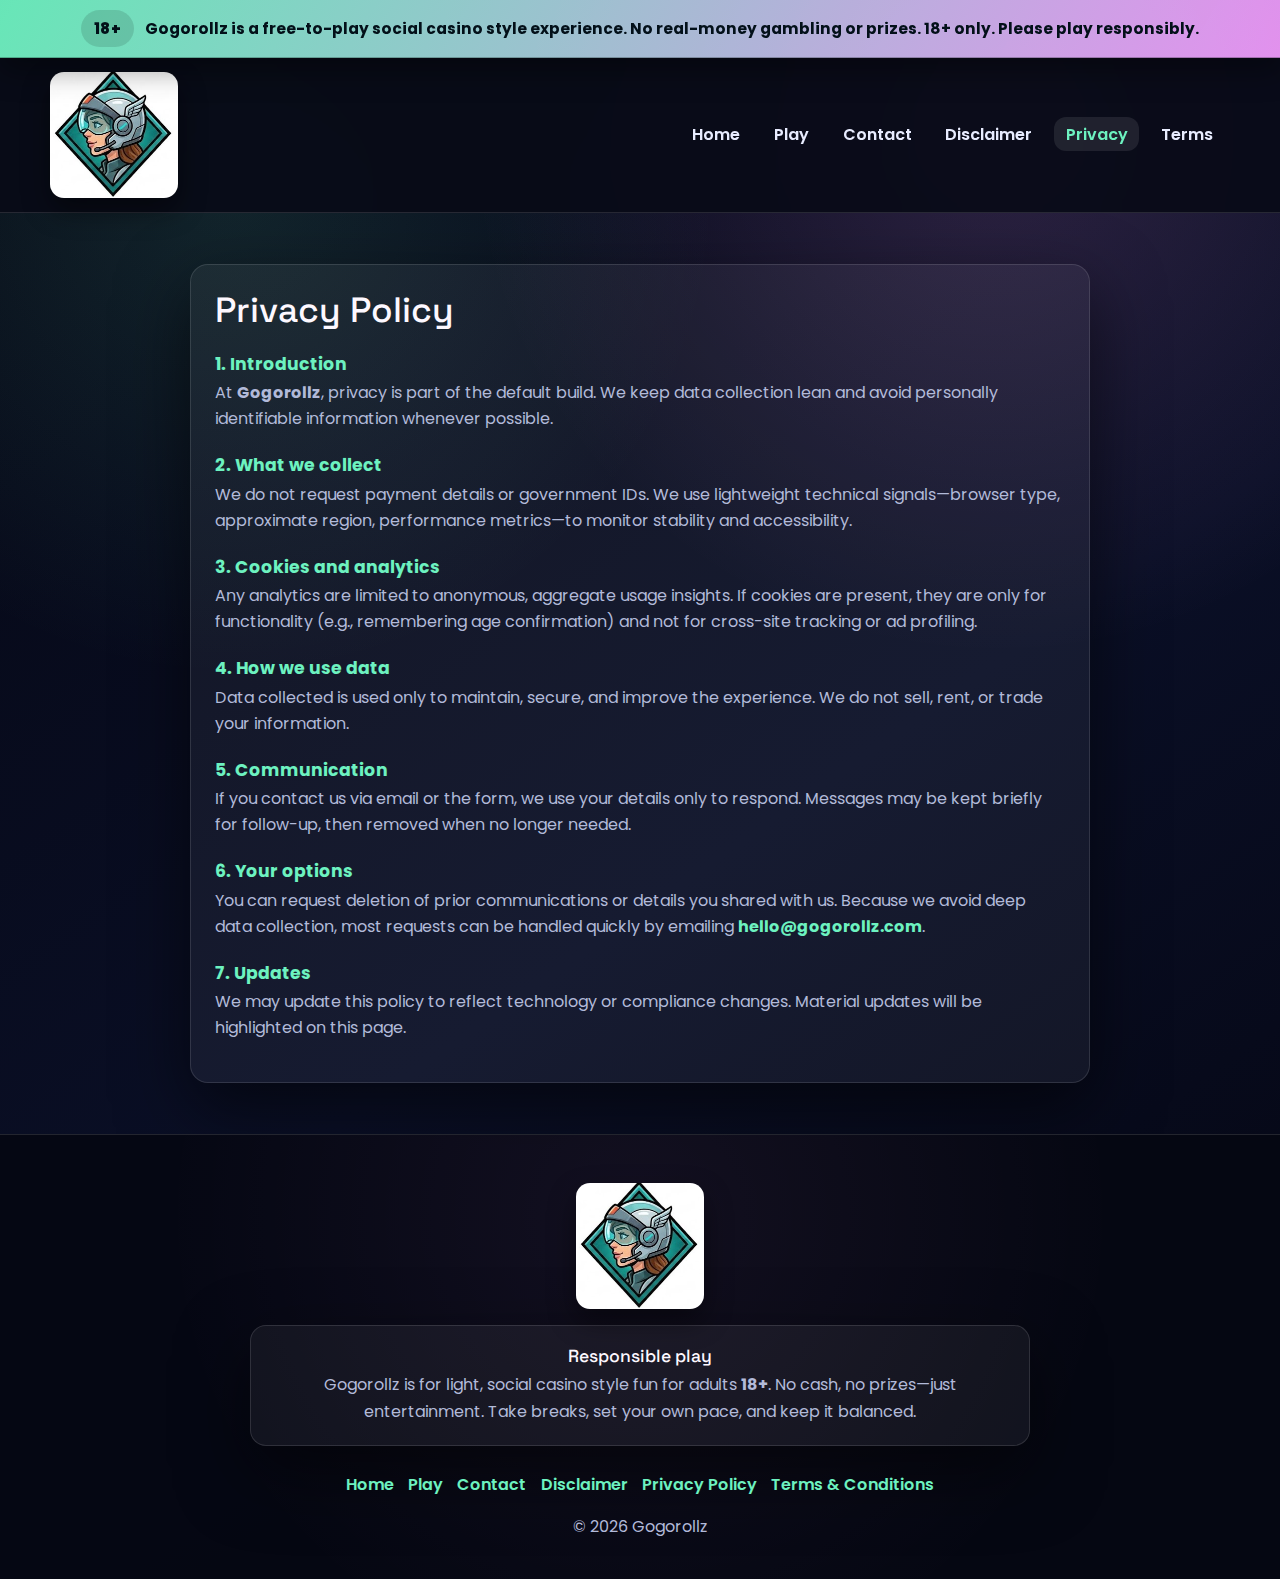
<file: privacy-policy/index.html>
<!doctype html>
<html lang="en">
<head>
  <meta charset="utf-8">
  <meta name="viewport" content="width=device-width, initial-scale=1">
  <title>Privacy Policy - Gogorollz</title>
  <meta name="description" content="Privacy commitments for Gogorollz. Learn how we keep this free-to-play social casino style experience lightweight and respectful of your data.">
  <link rel="preconnect" href="https://fonts.googleapis.com">
  <link rel="preconnect" href="https://fonts.gstatic.com" crossorigin>
  <link href="https://fonts.googleapis.com/css2?family=Poppins:wght@400;500;600;700&family=Space+Grotesk:wght@500;600;700&display=swap" rel="stylesheet">
  <link href="https://cdn.jsdelivr.net/npm/bootstrap@5.3.3/dist/css/bootstrap.min.css" rel="stylesheet">
  <link rel="stylesheet" href="https://cdnjs.cloudflare.com/ajax/libs/font-awesome/6.5.2/css/all.min.css">
  <link rel="icon" href="/favicon.ico">
  <link rel="apple-touch-icon" sizes="180x180" href="/apple-touch-icon.png">
  <style>
:root{--bg:#050713;--bg-2:#0a0f26;--text:#e8ecff;--muted:#b2bad9;--heading:#fdf8ff;--accent:#6df2c0;--accent-2:#f39cfe;--card:rgba(255,255,255,0.05);--card-strong:rgba(255,255,255,0.09);--border:rgba(255,255,255,0.12);--shadow:0 26px 70px rgba(0,0,0,0.55);--radius:18px;--font-heading:"Space Grotesk","Inter",system-ui,sans-serif;--font-body:"Poppins","Inter",system-ui,sans-serif;}*{box-sizing:border-box}body.nova-shell-p7q4{margin:0;min-height:100vh;font-family:var(--font-body);color:var(--text);background:radial-gradient(circle at 18% 12%, rgba(109,242,192,0.12), transparent 28%),radial-gradient(circle at 78% 8%, rgba(243,156,254,0.16), transparent 30%),linear-gradient(145deg, var(--bg), var(--bg-2) 55%, #040510);-webkit-font-smoothing:antialiased;line-height:1.65;}a{color:var(--accent);text-decoration:none;transition:color .15s ease,opacity .15s ease}a:hover{color:var(--accent-2);opacity:0.9}.link-accent-m8q5{color:var(--accent);font-weight:700}.link-accent-m8q5:hover{color:var(--accent-2)}img{max-width:100%;display:block}.shell-wrap-z4m2{width:min(1180px, 100% - 2.4rem);margin:0 auto}
.alert-strip-f2m7{background:linear-gradient(120deg, rgba(109,242,192,0.95), rgba(243,156,254,0.92));color:#031019;padding:0.6rem 0;font-weight:700;border-bottom:1px solid rgba(0,0,0,0.25);box-shadow:0 14px 28px rgba(0,0,0,0.35);position:relative;z-index:70;}
.alert-inner-v7x1{display:flex;align-items:center;justify-content:center;gap:0.7rem;flex-wrap:wrap;font-size:0.96rem;}
.alert-pill-x6c4{background:rgba(0,0,0,0.12);color:#031019;padding:0.38rem 0.78rem;border-radius:999px;font-weight:800;letter-spacing:0.5px;}
.nav-rail-q5h8{background:rgba(8,10,22,0.9);backdrop-filter:blur(14px);border-bottom:1px solid var(--border);position:sticky;top:0;z-index:60;padding:0.9rem 0;}
.nav-rail-q5h8 .navbar-brand{display:flex;align-items:center;gap:0.65rem;padding:0;}
.brand-logo-u8b4{width:128px;height:auto;border-radius:14px;box-shadow:0 12px 28px rgba(0,0,0,0.45);}
.nav-link-u4e7{color:var(--text);font-weight:600;margin:0 0.35rem;padding:0.35rem 0.7rem;border-radius:12px;transition:background .15s ease,color .15s ease;}
.nav-link-u4e7.active,.nav-link-u4e7:hover{background:var(--card-strong);color:var(--accent);}
.navbar-toggler{border:1px solid var(--border);color:var(--text)}
.navbar-toggler:focus{box-shadow:0 0 0 3px rgba(109,242,192,0.2)}
.section-title-m3y2{font-family:var(--font-heading);color:var(--heading);font-size:2.2rem;margin:0 0 0.45rem;}
.section-sub-p0c6{margin:0 0 1rem;color:var(--muted)}
.notice-slab-n7b6{padding:3.2rem 0;}
.notice-box-a9r0{max-width:900px;margin:0 auto;background:var(--card);border:1px solid var(--border);padding:1.5rem;border-radius:18px;box-shadow:var(--shadow);}
.subheading-c8q2{color:var(--accent);font-size:1.08rem;margin:1.4rem 0 0.35rem;font-weight:700;}
.footer-bar-c6u3{background:rgba(5,7,18,0.94);color:var(--text);text-align:center;padding:3rem 1rem 2.4rem;border-top:1px solid var(--border);position:relative;overflow:hidden;}
.footer-bar-c6u3::before{content:"";position:absolute;inset:0;background:radial-gradient(circle at 50% 18%, rgba(243,156,254,0.06), transparent 65%);z-index:0;}
.footer-bar-c6u3 .shell-wrap-z4m2{position:relative;z-index:1}
.footer-brand-u2m9{display:flex;align-items:center;justify-content:center;gap:0.75rem;margin-bottom:1rem;}
.footer-note-w0e3{background:var(--card);border:1px solid var(--border);color:var(--muted);max-width:780px;margin:0 auto 1.6rem;padding:1.25rem;border-radius:16px;box-shadow:var(--shadow);}
.footer-list-z1t5{display:flex;justify-content:center;gap:0.9rem;flex-wrap:wrap;padding:0;margin:0 0 1rem;list-style:none;}
.footer-list-z1t5 a{color:var(--accent);font-weight:600}
.footer-list-z1t5 a:hover{color:var(--accent-2)}
.footer-copy-l5u7{color:var(--muted);margin:0}
.scroll-top-d8n2{position:fixed;right:22px;bottom:22px;width:46px;height:46px;border-radius:50%;border:none;background:var(--accent);color:#051019;display:flex;align-items:center;justify-content:center;cursor:pointer;box-shadow:0 16px 34px rgba(0,0,0,0.55);opacity:0;visibility:hidden;transition:all .16s ease;z-index:90;}
.scroll-top-d8n2.show{opacity:1;visibility:visible}
.scroll-top-d8n2:hover{background:var(--accent-2)}
.sr-only{position:absolute;width:1px;height:1px;padding:0;margin:-1px;overflow:hidden;clip:rect(0,0,0,0);border:0;}
@media(max-width:768px){.nav-rail-q5h8{padding:0.75rem 0}}
@media(max-width:576px){.brand-logo-u8b4{width:112px}}
  </style>
</head>
<body class="nova-shell-p7q4">

<div class="alert-strip-f2m7">
  <div class="shell-wrap-z4m2 alert-inner-v7x1">
    <span class="alert-pill-x6c4">18+</span>
    <span>Gogorollz is a free-to-play social casino style experience. No real-money gambling or prizes. 18+ only. Please play responsibly.</span>
  </div>
</div>

<nav class="navbar navbar-expand-lg nav-rail-q5h8">
  <div class="shell-wrap-z4m2 d-flex align-items-center justify-content-between">
    <a class="navbar-brand" href="/">
      <img class="brand-logo-u8b4" src="../assets/img.png" alt="Gogorollz logo">
      <span class="sr-only">Gogorollz</span>
    </a>
    <button class="navbar-toggler" type="button" data-bs-toggle="collapse" data-bs-target="#navMenu" aria-controls="navMenu" aria-expanded="false" aria-label="Toggle navigation">
      <span class="navbar-toggler-icon"><i class="fas fa-bars"></i></span>
    </button>
    <div class="collapse navbar-collapse justify-content-end" id="navMenu">
      <ul class="navbar-nav mb-2 mb-lg-0 align-items-lg-center">
        <li class="nav-item"><a class="nav-link-u4e7" href="/">Home</a></li>
        <li class="nav-item"><a class="nav-link-u4e7" href="/play">Play</a></li>
        <li class="nav-item"><a class="nav-link-u4e7" href="/#contact">Contact</a></li>
        <li class="nav-item"><a class="nav-link-u4e7" href="/disclaimer">Disclaimer</a></li>
        <li class="nav-item"><a class="nav-link-u4e7 active" href="/privacy-policy">Privacy</a></li>
        <li class="nav-item"><a class="nav-link-u4e7" href="/terms-and-conditions">Terms</a></li>
      </ul>
    </div>
  </div>
</nav>

<section id="privacy-policy" class="notice-slab-n7b6">
  <div class="shell-wrap-z4m2">
    <div class="notice-box-a9r0">
      <h2 class="section-title-m3y2">Privacy Policy</h2>
      <h3 class="subheading-c8q2">1. Introduction</h3>
      <p class="section-sub-p0c6">At <strong>Gogorollz</strong>, privacy is part of the default build. We keep data collection lean and avoid personally identifiable information whenever possible.</p>
      <h3 class="subheading-c8q2">2. What we collect</h3>
      <p class="section-sub-p0c6">We do not request payment details or government IDs. We use lightweight technical signals—browser type, approximate region, performance metrics—to monitor stability and accessibility.</p>
      <h3 class="subheading-c8q2">3. Cookies and analytics</h3>
      <p class="section-sub-p0c6">Any analytics are limited to anonymous, aggregate usage insights. If cookies are present, they are only for functionality (e.g., remembering age confirmation) and not for cross-site tracking or ad profiling.</p>
      <h3 class="subheading-c8q2">4. How we use data</h3>
      <p class="section-sub-p0c6">Data collected is used only to maintain, secure, and improve the experience. We do not sell, rent, or trade your information.</p>
      <h3 class="subheading-c8q2">5. Communication</h3>
      <p class="section-sub-p0c6">If you contact us via email or the form, we use your details only to respond. Messages may be kept briefly for follow-up, then removed when no longer needed.</p>
      <h3 class="subheading-c8q2">6. Your options</h3>
      <p class="section-sub-p0c6">You can request deletion of prior communications or details you shared with us. Because we avoid deep data collection, most requests can be handled quickly by emailing <a href="mailto:hello@gogorollz.com" class="link-accent-m8q5">hello@gogorollz.com</a>.</p>
      <h3 class="subheading-c8q2">7. Updates</h3>
      <p class="section-sub-p0c6">We may update this policy to reflect technology or compliance changes. Material updates will be highlighted on this page.</p>
    </div>
  </div>
</section>

<footer class="footer-bar-c6u3">
  <div class="shell-wrap-z4m2">
    <div class="footer-brand-u2m9">
      <img class="brand-logo-u8b4" src="../assets/img.png" alt="Gogorollz logo">
      <span class="sr-only">Gogorollz</span>
    </div>
    <div class="footer-note-w0e3">
      <h5 class="section-title-m3y2" style="margin-bottom:0.35rem; font-size:1.1rem;">Responsible play</h5>
      <p class="section-sub-p0c6" style="margin:0;">
        Gogorollz is for light, social casino style fun for adults <strong>18+</strong>. No cash, no prizes—just entertainment.
        Take breaks, set your own pace, and keep it balanced.
      </p>
    </div>
    <ul class="footer-list-z1t5">
      <li><a href="/">Home</a></li>
      <li><a href="/play">Play</a></li>
      <li><a href="/#contact">Contact</a></li>
      <li><a href="/disclaimer">Disclaimer</a></li>
      <li><a href="/privacy-policy">Privacy Policy</a></li>
      <li><a href="/terms-and-conditions">Terms &amp; Conditions</a></li>
    </ul>
    <p class="footer-copy-l5u7">© <span data-year></span> Gogorollz</p>
  </div>
</footer>

<button id="hubScrollTop" class="scroll-top-d8n2" aria-label="Scroll to top">
  <i class="fas fa-chevron-up"></i>
</button>

<script src="https://cdn.jsdelivr.net/npm/bootstrap@5.3.3/dist/js/bootstrap.bundle.min.js"></script>
<script src="../assets/main.js" defer></script>
</body>
</html>
</file>
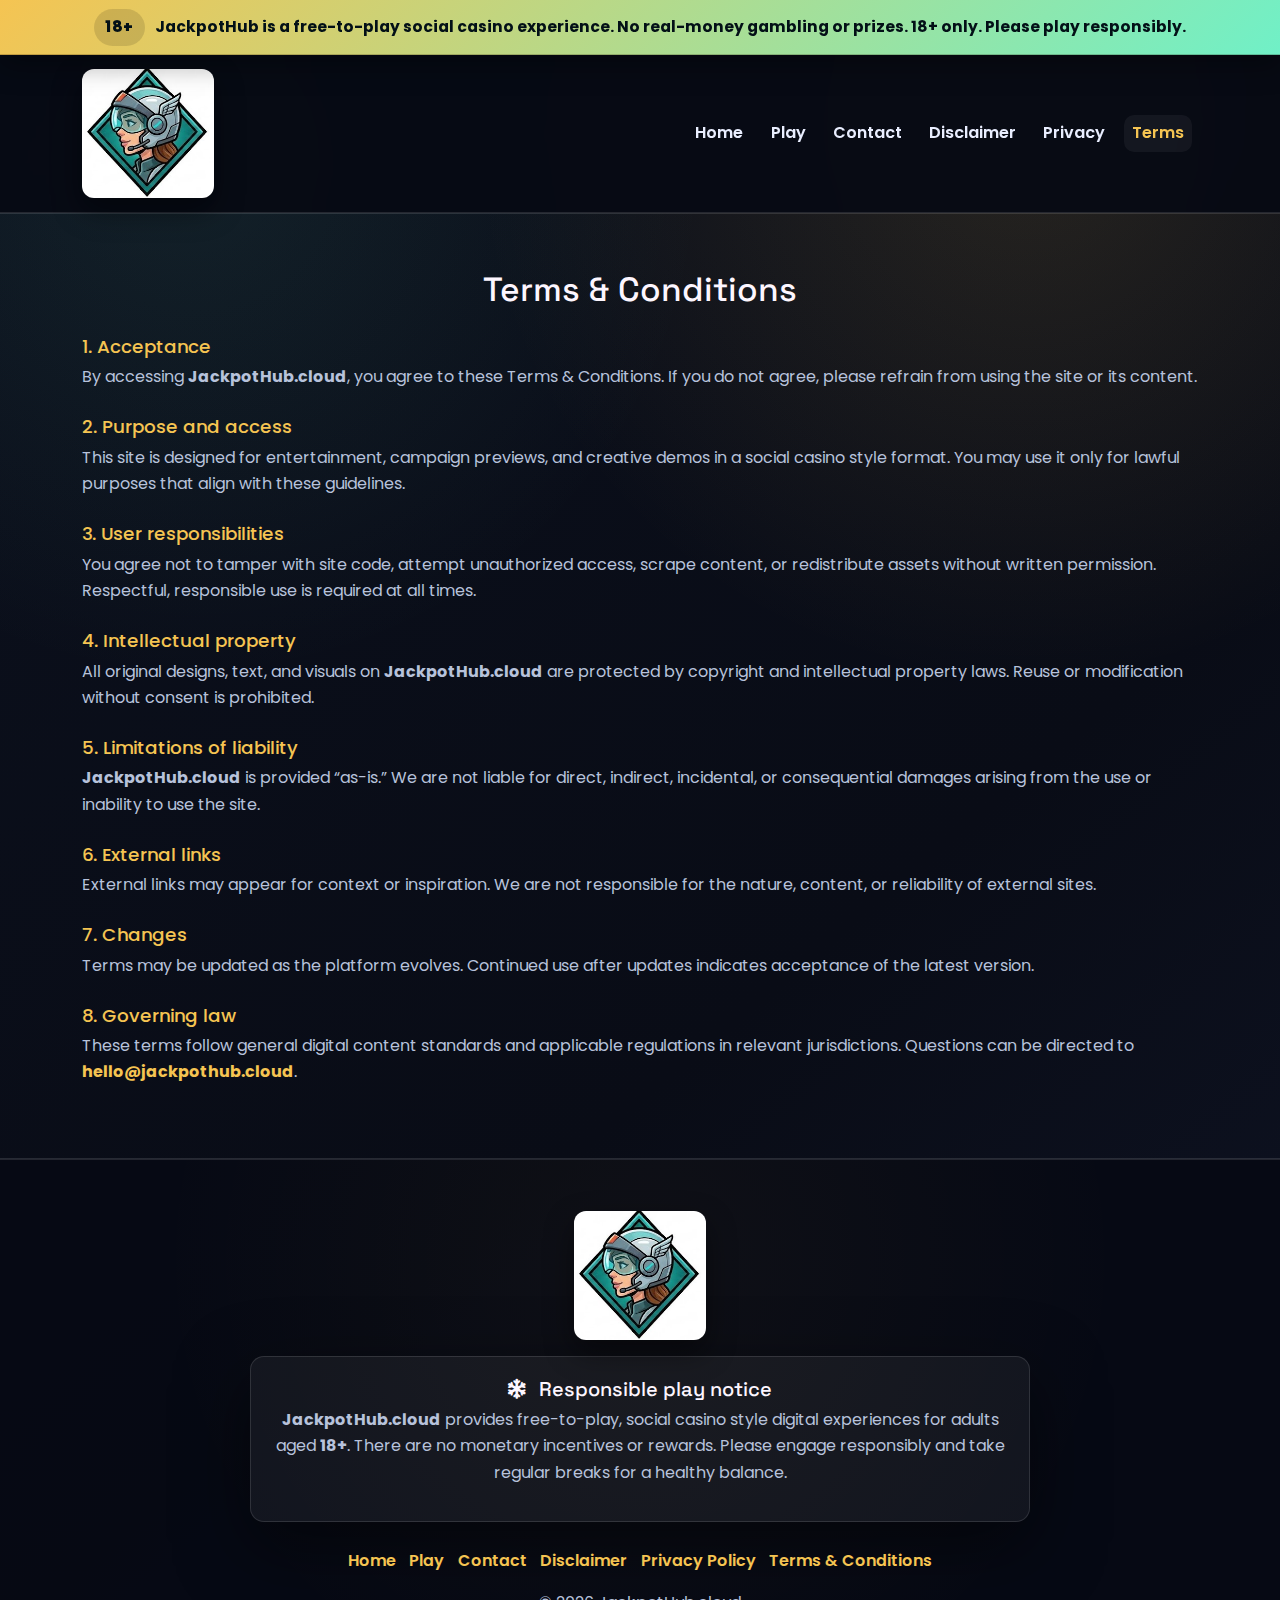
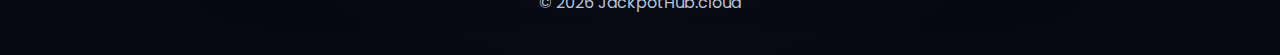
<file: terms-and-conditions/index.html>
<!doctype html>
<html lang="en">
<head>
  <meta charset="utf-8">
  <meta name="viewport" content="width=device-width, initial-scale=1">
  <title>Terms & Conditions - JackpotHub.cloud</title>
  <meta name="description" content="Terms and conditions for JackpotHub.cloud, the free-to-play, 18+ social casino style destination.">
  <link rel="preconnect" href="https://fonts.googleapis.com">
  <link rel="preconnect" href="https://fonts.gstatic.com" crossorigin>
  <link href="https://fonts.googleapis.com/css2?family=Poppins:wght@400;500;600;700&family=Space+Grotesk:wght@500;600;700&display=swap" rel="stylesheet">
  <link href="https://cdn.jsdelivr.net/npm/bootstrap@5.3.3/dist/css/bootstrap.min.css" rel="stylesheet">
  <link rel="stylesheet" href="https://cdnjs.cloudflare.com/ajax/libs/font-awesome/6.5.2/css/all.min.css">
  <style>
:root{
  --bg: #060a14;
  --panel: rgba(255,255,255,0.05);
  --panel-strong: rgba(255,255,255,0.08);
  --text: #e9eeff;
  --muted: #b7c2db;
  --heading: #fdf6ff;
  --accent: #f5c452;
  --accent-2: #70f0c7;
  --border: rgba(255,255,255,0.12);
  --radius: 14px;
  --font-heading: "Space Grotesk", "Inter", system-ui, sans-serif;
  --font-body: "Poppins", "Inter", system-ui, sans-serif;
  --shadow: 0 24px 70px rgba(0,0,0,0.5);
}

*{box-sizing:border-box}
body{
  margin:0;
  font-family:var(--font-body);
  background:
    radial-gradient(circle at 15% 10%, rgba(112,240,199,0.08), transparent 28%),
    radial-gradient(circle at 80% 8%, rgba(245,196,82,0.12), transparent 30%),
    linear-gradient(140deg, #070c19, #050812 60%, #0b1021);
  color:var(--text);
  line-height:1.65;
  min-height:100vh;
  -webkit-font-smoothing:antialiased;
}
a{color:var(--accent-2); text-decoration:none; transition:color .18s, opacity .18s}
a:hover{color:var(--accent); opacity:0.9}
.link-accent{color:var(--accent); font-weight:700}
.link-accent:hover{color:var(--accent-2)}
img{max-width:100%; display:block}

.container{width:min(1140px, 100% - 2rem); margin:0 auto}

.notice-banner{
  background:linear-gradient(135deg, var(--accent), var(--accent-2));
  color:#031017;
  padding:0.55rem 0;
  text-align:center;
  font-weight:700;
  border-bottom:1px solid rgba(0,0,0,0.2);
  box-shadow:0 10px 28px rgba(0,0,0,0.35);
  position:relative;
  z-index:70;
}
.banner-inner{
  display:flex;
  align-items:center;
  justify-content:center;
  gap:0.65rem;
  flex-wrap:wrap;
  font-size:0.97rem;
}
.banner-pill{
  background:rgba(0,0,0,0.12);
  color:#031017;
  padding:0.35rem 0.7rem;
  border-radius:999px;
  font-weight:800;
  letter-spacing:0.5px;
}

.jackpothub-cloud-nav{
  background:rgba(6,10,20,0.92);
  border-bottom:1px solid var(--border);
  backdrop-filter:blur(14px);
  position:sticky;
  top:0;
  z-index:60;
  padding:0.85rem 0;
}
.jackpothub-cloud-nav .navbar-brand{
  display:flex;
  align-items:center;
  gap:0.65rem;
  padding:0;
}
.brand-logo{
  width:132px;
  height:auto;
  display:block;
  border-radius:12px;
  box-shadow:0 12px 30px rgba(0,0,0,0.45);
}
.jackpothub-cloud-nav .nav-link{
  color:var(--text);
  font-weight:600;
  margin:0 0.35rem;
  padding:0.35rem 0.65rem;
  border-radius:10px;
  transition:background .15s, color .15s;
}
.jackpothub-cloud-nav .nav-link.active,
.jackpothub-cloud-nav .nav-link:hover{
  background:var(--panel);
  color:var(--accent);
}
.navbar-toggler{
  border:1px solid var(--border);
  color:var(--text);
}
.navbar-toggler:focus{box-shadow:0 0 0 3px rgba(112,240,199,0.18)}

.jackpothub-cloud-btn{
  display:inline-flex;
  align-items:center;
  justify-content:center;
  gap:0.4rem;
  padding:0.78rem 1.6rem;
  border-radius:12px;
  font-weight:700;
  border:1px solid transparent;
  cursor:pointer;
  transition:transform .16s ease, box-shadow .2s ease, background .2s ease, color .2s ease;
  text-decoration:none;
}
.jackpothub-cloud-btn.primary{
  background:linear-gradient(135deg, var(--accent), var(--accent-2));
  color:#060a14;
  box-shadow:0 14px 36px rgba(0,0,0,0.4);
}
.jackpothub-cloud-btn.primary:hover{transform:translateY(-2px)}
.jackpothub-cloud-btn.ghost{
  background:var(--panel);
  border-color:var(--border);
  color:var(--text);
}
.jackpothub-cloud-btn.ghost:hover{color:var(--accent)}

.eyebrow{
  text-transform:uppercase;
  letter-spacing:2px;
  font-size:0.78rem;
  color:var(--muted);
  margin:0 0 0.35rem;
}
.section-title{
  font-family:var(--font-heading);
  color:var(--heading);
  font-size:2.1rem;
  margin:0 0 0.45rem;
}
.section-sub{margin:0 0 1rem; color:var(--muted)}

.jackpothub-cloud-hero{
  position:relative;
  padding:clamp(3rem, 6vw, 4.8rem) 0;
  overflow:hidden;
}
.jackpothub-cloud-hero::before,
.jackpothub-cloud-hero::after{
  content:"";
  position:absolute;
  width:420px; height:420px;
  border-radius:50%;
  filter:blur(120px);
  opacity:0.35;
  z-index:0;
}
.jackpothub-cloud-hero::before{top:-120px; left:-60px; background:radial-gradient(circle, rgba(112,240,199,0.45), transparent 60%)}
.jackpothub-cloud-hero::after{bottom:-140px; right:-20px; background:radial-gradient(circle, rgba(245,196,82,0.45), transparent 60%)}
.hero-inner{
  position:relative;
  z-index:1;
  display:grid;
  grid-template-columns:1fr;
  gap:1.6rem;
  text-align:center;
}
.hero-title{
  font-family:var(--font-heading);
  font-size:2.8rem;
  line-height:1.08;
  margin:0 0 0.6rem;
}
.hero-sub{
  color:var(--muted);
  margin:0 auto;
  max-width:780px;
}
.hero-cta{display:flex; justify-content:center; gap:0.8rem; flex-wrap:wrap; margin-top:1.1rem}
.hero-badges{
  display:flex;
  justify-content:center;
  gap:0.6rem;
  flex-wrap:wrap;
}
.pill{
  display:inline-flex;
  align-items:center;
  gap:0.35rem;
  padding:0.4rem 0.8rem;
  border-radius:999px;
  background:var(--panel);
  border:1px solid var(--border);
  color:var(--muted);
  font-weight:600;
  font-size:0.95rem;
}
.pill.accent{
  background:rgba(245,196,82,0.14);
  color:var(--accent);
  border-color:rgba(245,196,82,0.4);
}

.jackpothub-cloud-disclaimer-card{padding:3rem 0}
.disclaimer-box{
  max-width:900px;
  margin:0 auto;
  background:var(--panel);
  border:1px solid var(--border);
  padding:1.4rem;
  border-radius:16px;
  text-align:center;
  box-shadow:var(--shadow);
}
.disclaimer-title{
  color:var(--heading);
  margin:0 0 0.35rem;
  font-family:var(--font-heading);
}
.disclaimer-heading{
  margin:0 0 0.4rem;
  color:var(--heading);
  font-family:var(--font-heading);
}
.disclaimer-text{color:var(--muted); margin:0 0 1rem}
.disclaimer-btn{
  background:var(--accent);
  color:#060a14;
  padding:0.6rem 1.25rem;
  border-radius:999px;
  font-weight:700;
  display:inline-block;
}
.disclaimer-btn:hover{background:var(--accent-2); color:#02150f}

.jackpothub-cloud-play{
  padding:3.5rem 0;
  text-align:center;
}
.game-wrapper{
  margin:2rem auto;
  display:flex;
  justify-content:center;
}
.game-wrapper > .w-100{
  width:100%;
  max-width:920px;
  text-align:center;
}
.game-frame{
  position:relative;
  width:100%;
  max-width:920px;
  border-radius:14px;
  overflow:hidden;
  background:linear-gradient(160deg, rgba(245,196,82,0.14), rgba(112,240,199,0.08));
  border:1px solid var(--border);
  box-shadow:0 16px 40px rgba(0,0,0,0.45);
}
.game-frame::before{content:""; display:block; padding-top:56.25%;}
.game-frame iframe{
  position:absolute;
  inset:0;
  width:100%;
  height:100%;
  border:0;
}
.game-caption{
  margin-top:0.5rem;
  color:var(--muted);
  font-weight:600;
}

.jackpothub-cloud-features{
  padding:3.5rem 0;
  background:rgba(255,255,255,0.01);
}
.feature-grid{
  display:grid;
  grid-template-columns:repeat(auto-fit, minmax(240px,1fr));
  gap:1rem;
  margin-top:1.6rem;
}
.feature-box{
  background:var(--panel);
  border:1px solid var(--border);
  padding:1.4rem;
  border-radius:12px;
  color:var(--text);
  transition:transform .16s, box-shadow .16s;
  box-shadow:var(--shadow);
}
.feature-box:hover{transform:translateY(-4px); box-shadow:0 18px 46px rgba(0,0,0,0.6)}
.feature-icon{font-size:1.9rem; color:var(--accent); margin-bottom:0.4rem}
.feature-box h4{margin:0 0 0.35rem; font-family:var(--font-heading)}
.feature-box p{margin:0; color:var(--muted)}

.jackpothub-cloud-about{padding:3.8rem 0}
.about-grid{
  display:grid;
  grid-template-columns:1fr 1fr;
  gap:1.8rem;
  align-items:center;
}
.about-visual{
  background:linear-gradient(145deg, rgba(245,196,82,0.2), rgba(112,240,199,0.16));
  border:1px solid var(--border);
  border-radius:16px;
  padding:1.5rem;
  position:relative;
  box-shadow:var(--shadow);
  overflow:hidden;
}
.about-visual::after{
  content:"JH";
  position:absolute;
  right:14px;
  bottom:8px;
  font-size:3.6rem;
  font-weight:800;
  color:rgba(255,255,255,0.06);
  letter-spacing:3px;
}
.about-visual img{border-radius:12px; box-shadow:0 16px 36px rgba(0,0,0,0.55)}
.about-text p{color:var(--muted); margin:0 0 0.8rem}
.about-text .jackpothub-cloud-btn{margin-top:0.4rem}

.jackpothub-cloud-reviews{
  padding:3.5rem 0;
  text-align:center;
}
.reviews-grid{
  max-width:940px;
  margin:0 auto;
  display:grid;
  grid-template-columns:repeat(auto-fit, minmax(260px,1fr));
  gap:1rem;
}
.review-card{
  background:var(--panel);
  border:1px solid var(--border);
  padding:1.2rem;
  border-radius:12px;
  box-shadow:var(--shadow);
}
.review-text{font-style:italic; color:var(--text); margin:0 0 0.6rem}
.review-author{color:var(--accent); font-weight:700; margin:0}

.jackpothub-cloud-contact{
  background:rgba(255,255,255,0.01);
  padding:4rem 0;
}
.contact-grid{
  display:grid;
  grid-template-columns:1fr 1fr;
  gap:1.6rem;
}
.contact-info{
  background:var(--panel);
  border:1px solid var(--border);
  border-radius:12px;
  padding:1.1rem;
  color:var(--text);
}
.contact-info p{margin:0.1rem 0; color:var(--muted)}
.contact-info strong{color:var(--text)}
.contact-form{
  background:var(--panel);
  border:1px solid var(--border);
  border-radius:12px;
  padding:1.1rem;
  display:flex;
  flex-direction:column;
  gap:0.9rem;
  box-shadow:var(--shadow);
}
.contact-form input,
.contact-form textarea{
  width:100%;
  padding:0.78rem 0.9rem;
  border-radius:10px;
  border:1px solid var(--border);
  background:rgba(255,255,255,0.03);
  color:var(--text);
  font-size:1rem;
  transition:border .16s, box-shadow .16s;
}
.contact-form input:focus,
.contact-form textarea:focus{
  outline:none;
  border-color:var(--accent-2);
  box-shadow:0 0 0 3px rgba(112,240,199,0.18);
}
.form-status{
  min-height:20px;
  color:var(--muted);
}
.form-status.success{color:#8ef8c8}
.form-status.error{color:#f5c452}

.jackpothub-cloud-legal{
  background:rgba(255,255,255,0.02);
  border-top:1px solid var(--border);
  border-bottom:1px solid var(--border);
  padding:3.5rem 0;
}
.jackpothub-cloud-legal .section-title{text-align:center}
.jackpothub-cloud-legal .subheading{
  color:var(--accent);
  font-size:1.15rem;
  margin:1.6rem 0 0.4rem;
}
.jackpothub-cloud-legal p{
  color:var(--muted);
  margin:0 0 1rem;
}

.jackpothub-cloud-footer{
  background:rgba(6,10,20,0.95);
  color:var(--text);
  text-align:center;
  padding:3.2rem 1rem 2.4rem;
  border-top:1px solid var(--border);
  position:relative;
  overflow:hidden;
}
.jackpothub-cloud-footer::before{
  content:"";
  position:absolute;
  inset:0;
  background:radial-gradient(circle at 50% 20%, rgba(245,196,82,0.04), transparent 65%);
  z-index:0;
}
.jackpothub-cloud-footer .container{position:relative; z-index:1}
.footer-brand{
  display:flex;
  align-items:center;
  justify-content:center;
  gap:0.7rem;
  margin-bottom:1rem;
}
.footer-disclaimer{
  background:var(--panel);
  border:1px solid var(--border);
  color:var(--muted);
  max-width:780px;
  margin:0 auto 1.6rem;
  padding:1.2rem;
  border-radius:14px;
  box-shadow:var(--shadow);
}
.footer-links{
  display:flex;
  justify-content:center;
  gap:0.85rem;
  flex-wrap:wrap;
  padding:0;
  margin:0 0 1rem;
  list-style:none;
}
.footer-links a{
  color:var(--accent);
  font-weight:600;
}
.footer-links a:hover{color:var(--accent-2)}
.footer-copy{
  color:var(--muted);
  margin:0;
}

.jackpothub-cloud-popup{
  position:fixed;
  inset:0;
  display:flex;
  align-items:center;
  justify-content:center;
  background:rgba(0,0,0,0.82);
  z-index:9999;
  opacity:0;
  visibility:hidden;
  transition:opacity .2s, visibility .2s;
  padding:1rem;
}
.jackpothub-cloud-popup.active{opacity:1; visibility:visible}
.jackpothub-cloud-popup .popup-inner{
  background:linear-gradient(160deg, rgba(6,10,20,0.96), rgba(6,10,20,0.98));
  border:1px solid var(--border);
  color:var(--text);
  padding:1.6rem;
  border-radius:14px;
  max-width:520px;
  text-align:center;
  box-shadow:var(--shadow);
}
.jackpothub-cloud-popup h3{margin:0 0 0.4rem; color:var(--heading)}
.jackpothub-cloud-popup p{margin:0 0 0.8rem; color:var(--muted)}
.popup-buttons{display:flex; justify-content:center; gap:0.6rem; flex-wrap:wrap}
.popup-buttons .exit{background:transparent; border:1px solid var(--border); color:var(--heading)}
.popup-buttons .exit:hover{background:var(--panel)}

.jackpothub-cloud-scroll{
  position:fixed;
  right:22px;
  bottom:22px;
  width:44px;
  height:44px;
  border-radius:50%;
  border:none;
  background:var(--accent);
  color:#060a14;
  display:flex;
  align-items:center;
  justify-content:center;
  cursor:pointer;
  box-shadow:0 14px 34px rgba(0,0,0,0.55);
  opacity:0;
  visibility:hidden;
  transition:all .16s;
  z-index:90;
}
.jackpothub-cloud-scroll.show{opacity:1; visibility:visible}
.jackpothub-cloud-scroll:hover{background:var(--accent-2)}

.sr-only{
  position:absolute;
  width:1px;
  height:1px;
  padding:0;
  margin:-1px;
  overflow:hidden;
  clip:rect(0,0,0,0);
  border:0;
}

@media (max-width: 992px){
  .about-grid,
  .contact-grid{
    grid-template-columns:1fr;
  }
  .hero-title{font-size:2.4rem}
}
@media (max-width: 768px){
  .hero-title{font-size:2.05rem}
  .game-frame{max-width:100%}
  .jackpothub-cloud-nav{padding:0.75rem 0}
}
@media (max-width: 576px){
  .hero-cta{flex-direction:column}
  .brand-logo{width:114px}
}

</style>
</head>
<body class="jackpothub-cloud jackpothub-cloud-q3l5">

<div class="notice-banner notice-banner-e5s8">
  <div class="container container-y8i1 banner-inner banner-inner-q1h5">
    <span class="banner-pill banner-pill-j0j6">18+</span>
    <span>JackpotHub is a free-to-play social casino experience. No real-money gambling or prizes. 18+ only. Please play responsibly.</span>
  </div>
</div>

<nav class="navbar navbar-x3m9 navbar-expand-lg navbar-expand-lg-g0e0 jackpothub-cloud-nav jackpothub-cloud-nav-f4h6">
  <div class="container container-y8i1 d-flex d-flex-t3n4 align-items-center align-items-center-h2j8 justify-content-between justify-content-between-f1r2">
    <a class="navbar-brand navbar-brand-s2x9" href="/">
      <img class="brand-logo brand-logo-b0x8" src="../assets/img.png" alt="JackpotHub logo">
      <span class="sr-only sr-only-h5i1">JackpotHub.cloud</span>
    </a>
    <button class="navbar-toggler navbar-toggler-x0c2" type="button" data-bs-toggle="collapse" data-bs-target="#navMenu" aria-controls="navMenu" aria-expanded="false" aria-label="Toggle navigation">
      <span class="navbar-toggler-icon navbar-toggler-icon-d3g0"><i class="fas fas-w5m1 fa-bars fa-bars-u5d3"></i></span>
    </button>

    <div class="collapse collapse-h9s1 navbar-collapse navbar-collapse-a6i4 justify-content-end justify-content-end-k7j9" id="navMenu">
      <ul class="navbar-nav navbar-nav-u6m1 mb-2 mb-2-j8b9 mb-lg-0 mb-lg-0-n4j0 align-items-lg-center align-items-lg-center-j6x6">
        <li class="nav-item nav-item-k8b2"><a class="nav-link nav-link-n5l7" href="/">Home</a></li>
        <li class="nav-item nav-item-k8b2"><a class="nav-link nav-link-n5l7" href="/play">Play</a></li>
        <li class="nav-item nav-item-k8b2"><a class="nav-link nav-link-n5l7" href="/#contact">Contact</a></li>
        <li class="nav-item nav-item-k8b2"><a class="nav-link nav-link-n5l7" href="/disclaimer">Disclaimer</a></li>
        <li class="nav-item nav-item-k8b2"><a class="nav-link nav-link-n5l7" href="/privacy-policy">Privacy</a></li>
        <li class="nav-item nav-item-k8b2"><a class="nav-link nav-link-n5l7 active active-e1d3" href="/terms-and-conditions">Terms</a></li>
      </ul>
    </div>
  </div>
</nav>

<section id="terms-and-conditions" class="jackpothub-cloud-legal jackpothub-cloud-legal-b6j3">
  <div class="container container-y8i1">
    <h2 class="section-title section-title-q8b8">Terms &amp; Conditions</h2>

    <h3 class="subheading subheading-t1b6">1. Acceptance</h3>
    <p>
      By accessing <strong>JackpotHub.cloud</strong>, you agree to these Terms &amp; Conditions. If you do not agree, please refrain
      from using the site or its content.
    </p>

    <h3 class="subheading subheading-t1b6">2. Purpose and access</h3>
    <p>
      This site is designed for entertainment, campaign previews, and creative demos in a social casino style format. You may use
      it only for lawful purposes that align with these guidelines.
    </p>

    <h3 class="subheading subheading-t1b6">3. User responsibilities</h3>
    <p>
      You agree not to tamper with site code, attempt unauthorized access, scrape content, or redistribute assets without written
      permission. Respectful, responsible use is required at all times.
    </p>

    <h3 class="subheading subheading-t1b6">4. Intellectual property</h3>
    <p>
      All original designs, text, and visuals on <strong>JackpotHub.cloud</strong> are protected by copyright and intellectual
      property laws. Reuse or modification without consent is prohibited.
    </p>

    <h3 class="subheading subheading-t1b6">5. Limitations of liability</h3>
    <p>
      <strong>JackpotHub.cloud</strong> is provided “as-is.” We are not liable for direct, indirect, incidental, or consequential
      damages arising from the use or inability to use the site.
    </p>

    <h3 class="subheading subheading-t1b6">6. External links</h3>
    <p>
      External links may appear for context or inspiration. We are not responsible for the nature, content, or reliability of
      external sites.
    </p>

    <h3 class="subheading subheading-t1b6">7. Changes</h3>
    <p>
      Terms may be updated as the platform evolves. Continued use after updates indicates acceptance of the latest version.
    </p>

    <h3 class="subheading subheading-t1b6">8. Governing law</h3>
    <p>
      These terms follow general digital content standards and applicable regulations in relevant jurisdictions. Questions can be
      directed to <a href="mailto:hello@jackpothub.cloud" class="link-accent link-accent-c2x6">hello@jackpothub.cloud</a>.
    </p>
  </div>
</section>

<footer class="jackpothub-cloud-footer jackpothub-cloud-footer-i1v5">
  <div class="container container-y8i1">
    <div class="footer-brand footer-brand-w6h7">
      <img class="brand-logo brand-logo-b0x8" src="../assets/img.png" alt="JackpotHub logo">
      <span class="sr-only sr-only-h5i1">JackpotHub.cloud</span>
    </div>

    <div class="footer-disclaimer footer-disclaimer-f2x6">
      <h5 class="disclaimer-heading disclaimer-heading-u5c4"><i class="fas fas-w5m1 fa-snowflake fa-snowflake-z1i6 me-2 me-2-u8d5"></i> Responsible play notice</h5>
      <p>
        <strong>JackpotHub.cloud</strong> provides free-to-play, social casino style digital experiences for adults aged
        <strong>18+</strong>. There are no monetary incentives or rewards. Please engage responsibly and take regular breaks
        for a healthy balance.
      </p>
    </div>

    <ul class="footer-links footer-links-m1s8">
      <li><a href="/">Home</a></li>
      <li><a href="/play">Play</a></li>
      <li><a href="/#contact">Contact</a></li>
      <li><a href="/disclaimer">Disclaimer</a></li>
      <li><a href="/privacy-policy">Privacy Policy</a></li>
      <li><a href="/terms-and-conditions">Terms &amp; Conditions</a></li>
    </ul>

    <p class="footer-copy footer-copy-m1n9">
      © <span data-year></span> JackpotHub.cloud
    </p>
  </div>
</footer>

<button id="hubScrollTop" class="jackpothub-cloud-scroll jackpothub-cloud-scroll-b0z0" aria-label="Scroll to top">
  <i class="fas fas-w5m1 fa-chevron-up fa-chevron-up-f3i5"></i>
</button>

<script src="https://cdn.jsdelivr.net/npm/bootstrap@5.3.3/dist/js/bootstrap.bundle.min.js"></script>
<script src="../assets/main.js" defer></script>
</body>
</html>
</file>
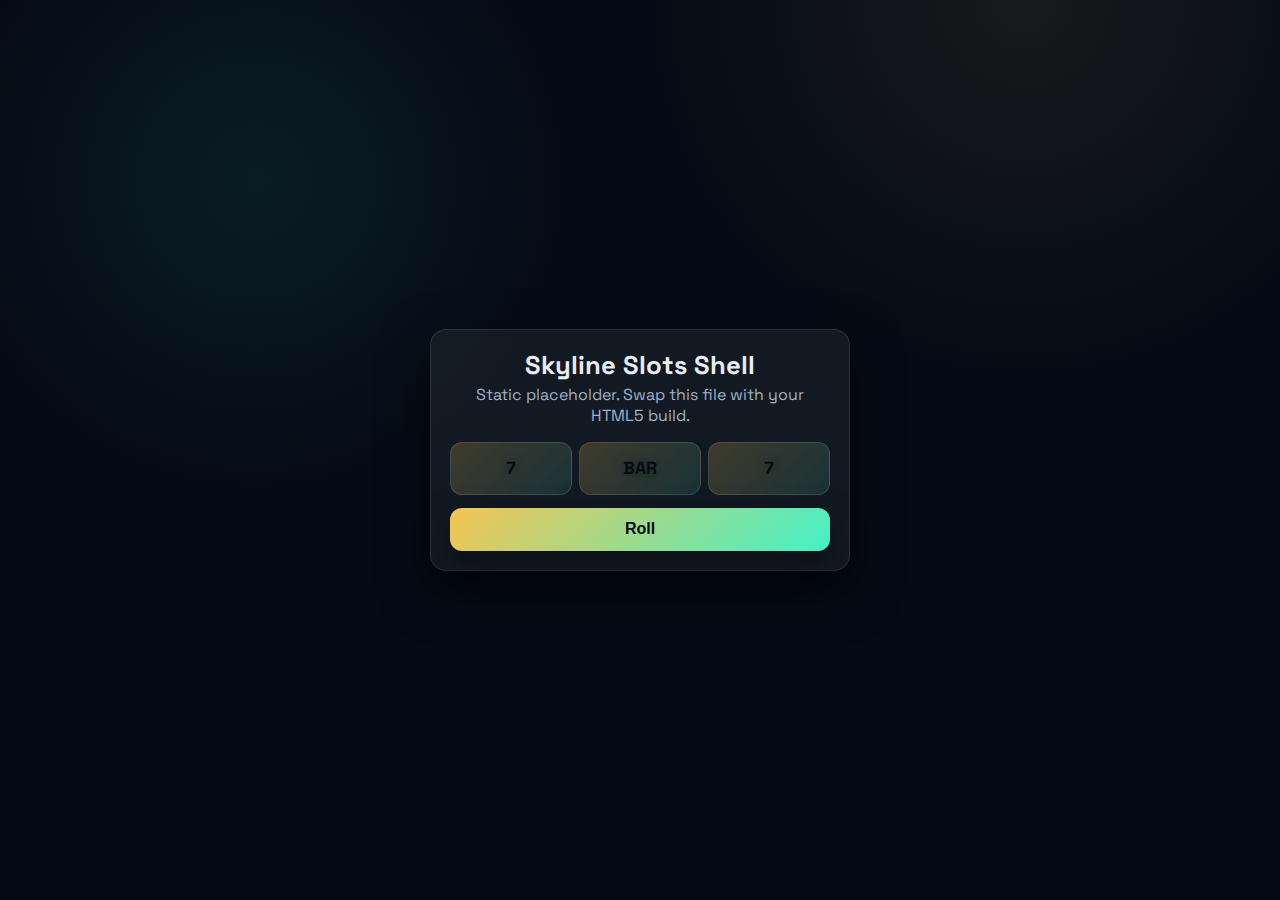
<file: games/game-1/index.html>
<!doctype html>
<html lang="en">
<head>
  <meta charset="utf-8">
  <meta name="viewport" content="width=device-width, initial-scale=1">
  <title>Game Shell 1 — Skyline Slots</title>
  <link rel="preconnect" href="https://fonts.googleapis.com">
  <link rel="preconnect" href="https://fonts.gstatic.com" crossorigin>
  <link href="https://fonts.googleapis.com/css2?family=Space+Grotesk:wght@500;700&display=swap" rel="stylesheet">
  <style>
    :root{
      --bg: #050b16;
      --accent: #f6c452;
      --accent-2: #45f0c8;
      --card: rgba(255,255,255,0.06);
      --text: #e8ecf5;
      --muted: #9fb1c8;
    }
    *{box-sizing:border-box}
    body{
      margin:0;
      font-family:"Space Grotesk", system-ui, sans-serif;
      min-height:100vh;
      background:radial-gradient(circle at 20% 20%, rgba(69,240,200,0.08), transparent 25%),
                 radial-gradient(circle at 80% 0%, rgba(246,196,82,0.08), transparent 28%),
                 #050b16;
      color:var(--text);
      display:flex;
      align-items:center;
      justify-content:center;
      padding:1rem;
    }
    .card{
      width:min(420px, 100%);
      background:var(--card);
      border:1px solid rgba(255,255,255,0.1);
      border-radius:16px;
      padding:1.2rem;
      box-shadow:0 18px 50px rgba(0,0,0,0.55);
      text-align:center;
    }
    h1{
      margin:0 0 0.2rem;
      font-size:1.6rem;
    }
    p{margin:0.2rem 0; color:var(--muted)}
    .reel{
      display:grid;
      grid-template-columns:repeat(3, 1fr);
      gap:0.4rem;
      margin:1rem 0 0.8rem;
    }
    .slot{
      padding:0.9rem 0.6rem;
      border-radius:12px;
      border:1px solid rgba(255,255,255,0.12);
      background:linear-gradient(135deg, rgba(246,196,82,0.2), rgba(69,240,200,0.12));
      font-weight:700;
      font-size:1.1rem;
      color:#050b16;
      text-shadow:0 1px 10px rgba(0,0,0,0.35);
    }
    button{
      background:linear-gradient(135deg, var(--accent), var(--accent-2));
      color:#050b16;
      font-weight:700;
      border:none;
      border-radius:12px;
      padding:0.8rem 1.2rem;
      cursor:pointer;
      box-shadow:0 14px 36px rgba(0,0,0,0.45);
      transition:transform .18s ease;
      width:100%;
      font-size:1rem;
    }
    button:hover{transform:translateY(-2px)}
  </style>
</head>
<body>
  <div class="card">
    <h1>Skyline Slots Shell</h1>
    <p>Static placeholder. Swap this file with your HTML5 build.</p>
    <div class="reel" id="reel">
      <div class="slot">7</div>
      <div class="slot">BAR</div>
      <div class="slot">7</div>
    </div>
    <button id="roll">Roll</button>
  </div>

  <script>
    const options = ["7", "BAR", "AAA", "JH", "WIN"];
    const reel = document.getElementById("reel");
    document.getElementById("roll").addEventListener("click", ()=>{
      reel.querySelectorAll(".slot").forEach(slot=>{
        const pick = options[Math.floor(Math.random()*options.length)];
        slot.textContent = pick;
      });
    });
  </script>
</body>
</html>
</file>
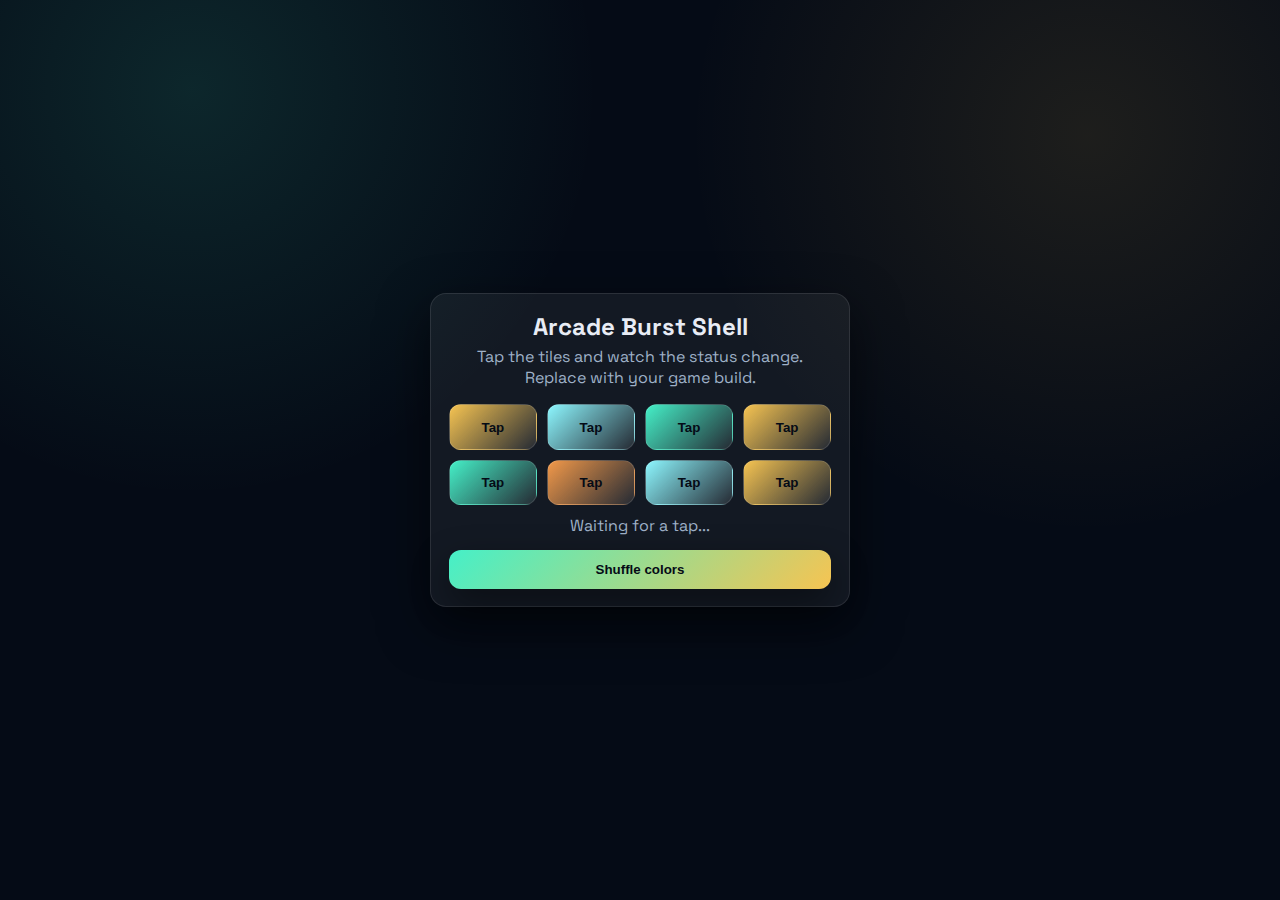
<file: games/game-2/index.html>
<!doctype html>
<html lang="en">
<head>
  <meta charset="utf-8">
  <meta name="viewport" content="width=device-width, initial-scale=1">
  <title>Game Shell 2 — Arcade Burst</title>
  <link rel="preconnect" href="https://fonts.googleapis.com">
  <link rel="preconnect" href="https://fonts.gstatic.com" crossorigin>
  <link href="https://fonts.googleapis.com/css2?family=Space+Grotesk:wght@500;700&display=swap" rel="stylesheet">
  <style>
    :root{
      --bg:#050b16;
      --card:rgba(255,255,255,0.06);
      --accent:#45f0c8;
      --accent-2:#f6c452;
      --text:#e8ecf5;
      --muted:#9fb1c8;
    }
    *{box-sizing:border-box}
    body{
      margin:0;
      min-height:100vh;
      font-family:"Space Grotesk", system-ui, sans-serif;
      background:radial-gradient(circle at 15% 10%, rgba(69,240,200,0.12), transparent 30%),
                 radial-gradient(circle at 85% 15%, rgba(246,196,82,0.1), transparent 30%),
                 #050b16;
      color:var(--text);
      display:flex;
      align-items:center;
      justify-content:center;
      padding:1rem;
    }
    .wrap{
      width:min(420px, 100%);
      background:var(--card);
      border:1px solid rgba(255,255,255,0.1);
      border-radius:16px;
      padding:1.1rem;
      box-shadow:0 18px 50px rgba(0,0,0,0.55);
      text-align:center;
    }
    h1{margin:0 0 0.2rem; font-size:1.5rem}
    p{margin:0.25rem 0; color:var(--muted)}
    .grid{
      display:grid;
      grid-template-columns:repeat(4, 1fr);
      gap:0.6rem;
      margin:1rem 0 0.6rem;
    }
    .tile{
      padding:0.9rem 0.6rem;
      border-radius:12px;
      border:1px solid rgba(255,255,255,0.12);
      background:linear-gradient(160deg, rgba(69,240,200,0.24), rgba(246,196,82,0.16));
      font-weight:700;
      color:#050b16;
      cursor:pointer;
      transition:transform .12s ease, box-shadow .12s ease;
    }
    .tile.active{
      box-shadow:0 0 0 2px rgba(69,240,200,0.4);
    }
    .tile:hover{transform:translateY(-2px)}
    .cta{
      margin-top:0.6rem;
      padding:0.75rem;
      border-radius:12px;
      background:linear-gradient(135deg, var(--accent), var(--accent-2));
      color:#050b16;
      font-weight:700;
      border:none;
      cursor:pointer;
      width:100%;
      box-shadow:0 14px 36px rgba(0,0,0,0.45);
      transition:transform .18s ease;
    }
    .cta:hover{transform:translateY(-2px)}
  </style>
</head>
<body>
  <div class="wrap">
    <h1>Arcade Burst Shell</h1>
    <p>Tap the tiles and watch the status change. Replace with your game build.</p>
    <div class="grid" id="tileGrid"></div>
    <p id="status">Waiting for a tap...</p>
    <button class="cta" id="shuffle">Shuffle colors</button>
  </div>

  <script>
    const colors = ["var(--accent)", "var(--accent-2)", "#8df7ff", "#f2994a"];
    const tileGrid = document.getElementById("tileGrid");
    const status = document.getElementById("status");
    const shuffleBtn = document.getElementById("shuffle");

    function buildGrid(){
      tileGrid.innerHTML = "";
      for(let i=0;i<8;i++){
        const tile = document.createElement("button");
        tile.className = "tile";
        tile.textContent = "Tap";
        tile.style.background = `linear-gradient(135deg, ${pick()}, rgba(255,255,255,0.08))`;
        tile.addEventListener("click", ()=>{
          tile.classList.toggle("active");
          tile.textContent = tile.classList.contains("active") ? "Active" : "Tap";
          status.textContent = "Tiles switched: " + document.querySelectorAll(".tile.active").length;
        });
        tileGrid.appendChild(tile);
      }
    }
    function pick(){
      return colors[Math.floor(Math.random()*colors.length)];
    }
    shuffleBtn.addEventListener("click", buildGrid);
    buildGrid();
  </script>
</body>
</html>
</file>
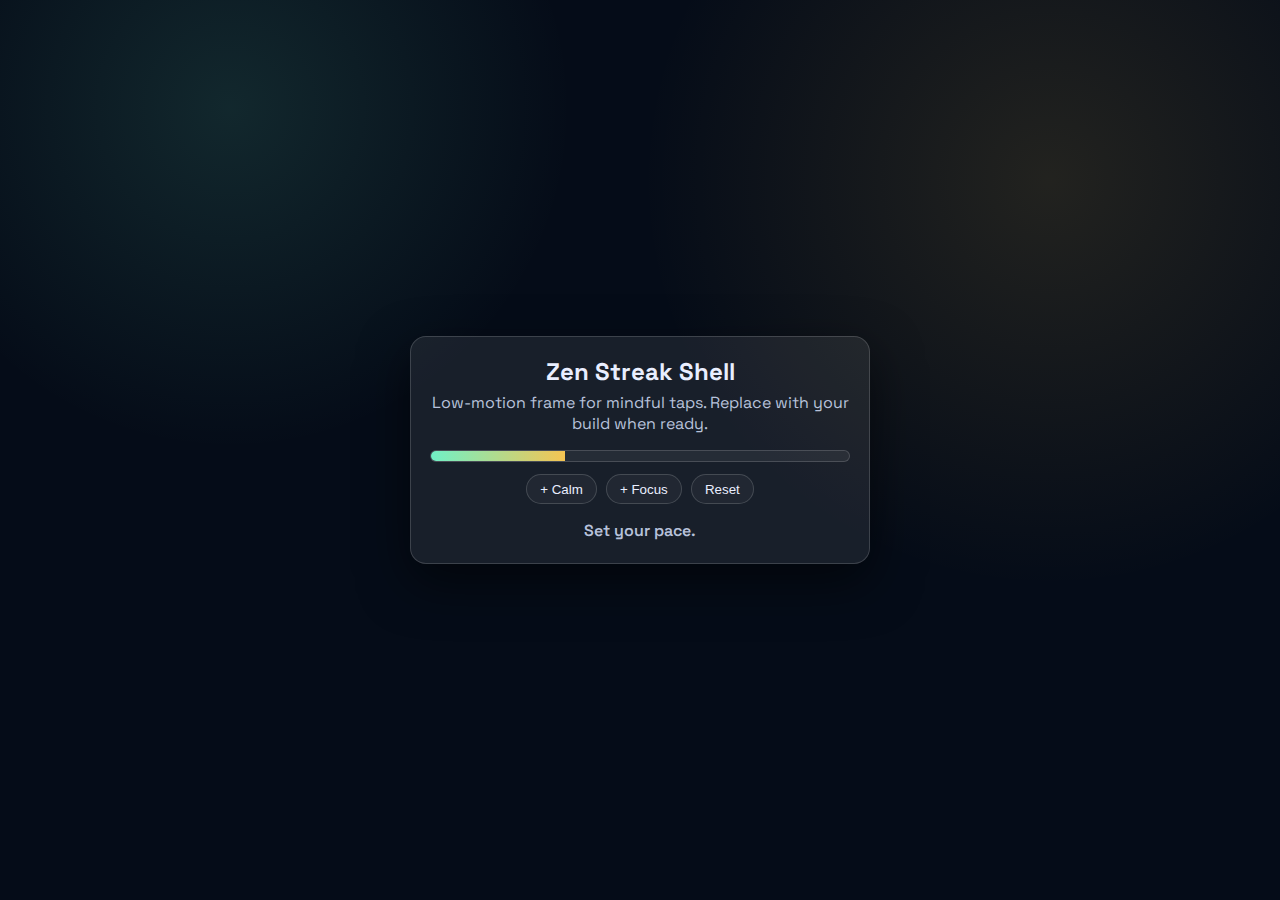
<file: games/game-3/index.html>
<!doctype html>
<html lang="en">
<head>
  <meta charset="utf-8">
  <meta name="viewport" content="width=device-width, initial-scale=1">
  <title>Game Shell 3 — Drift Calm</title>
  <link rel="preconnect" href="https://fonts.googleapis.com">
  <link rel="preconnect" href="https://fonts.gstatic.com" crossorigin>
  <link href="https://fonts.googleapis.com/css2?family=Space+Grotesk:wght@500;700&display=swap" rel="stylesheet">
  <style>
    :root{
      --bg:#050c18;
      --card:rgba(255,255,255,0.08);
      --accent:#f5c452;
      --accent-2:#70f0c7;
      --text:#e9eeff;
      --muted:#b7c2db;
      --border:rgba(255,255,255,0.16);
    }
    *{box-sizing:border-box}
    body{
      margin:0;
      min-height:100vh;
      font-family:"Space Grotesk", system-ui, sans-serif;
      background:radial-gradient(circle at 18% 12%, rgba(112,240,199,0.12), transparent 26%),
                 radial-gradient(circle at 82% 20%, rgba(245,196,82,0.12), transparent 32%),
                 #050c18;
      color:var(--text);
      display:flex;
      align-items:center;
      justify-content:center;
      padding:1rem;
    }
    .shell{
      width:min(460px, 100%);
      background:var(--card);
      border:1px solid var(--border);
      border-radius:16px;
      padding:1.2rem;
      box-shadow:0 18px 50px rgba(0,0,0,0.55);
      text-align:center;
    }
    h1{margin:0 0 0.2rem; font-size:1.5rem}
    p{margin:0.3rem 0; color:var(--muted)}
    .meter{
      margin:1rem 0 0.4rem;
      height:12px;
      border-radius:999px;
      background:rgba(255,255,255,0.06);
      overflow:hidden;
      border:1px solid var(--border);
    }
    .fill{
      height:100%;
      width:32%;
      background:linear-gradient(90deg, var(--accent-2), var(--accent));
      transition:width .25s ease;
    }
    .chips{
      display:flex;
      justify-content:center;
      gap:0.6rem;
      margin:0.8rem 0 1rem;
    }
    .chip{
      padding:0.4rem 0.8rem;
      border-radius:999px;
      border:1px solid var(--border);
      background:rgba(255,255,255,0.04);
      color:var(--text);
      cursor:pointer;
      transition:transform .16s ease, border-color .16s ease;
    }
    .chip:hover{transform:translateY(-2px); border-color:var(--accent-2)}
    .log{
      min-height:24px;
      color:var(--muted);
      font-weight:600;
    }
  </style>
</head>
<body>
  <div class="shell">
    <h1>Zen Streak Shell</h1>
    <p>Low-motion frame for mindful taps. Replace with your build when ready.</p>
    <div class="meter"><div class="fill" id="fill"></div></div>
    <div class="chips">
      <button class="chip" data-boost="15">+ Calm</button>
      <button class="chip" data-boost="22">+ Focus</button>
      <button class="chip" data-boost="-18">Reset</button>
    </div>
    <div class="log" id="log">Set your pace.</div>
  </div>

  <script>
    const fill = document.getElementById("fill");
    const log = document.getElementById("log");
    document.querySelectorAll(".chip").forEach(chip => {
      chip.addEventListener("click", () => {
        const change = Number(chip.dataset.boost);
        const current = parseInt(fill.style.width, 10) || 32;
        const next = Math.min(100, Math.max(8, current + change));
        fill.style.width = next + "%";
        log.textContent = change < 0 ? "Reset to a calm state." : "Boost applied. Keep it light.";
      });
    });
  </script>
</body>
</html>
</file>
